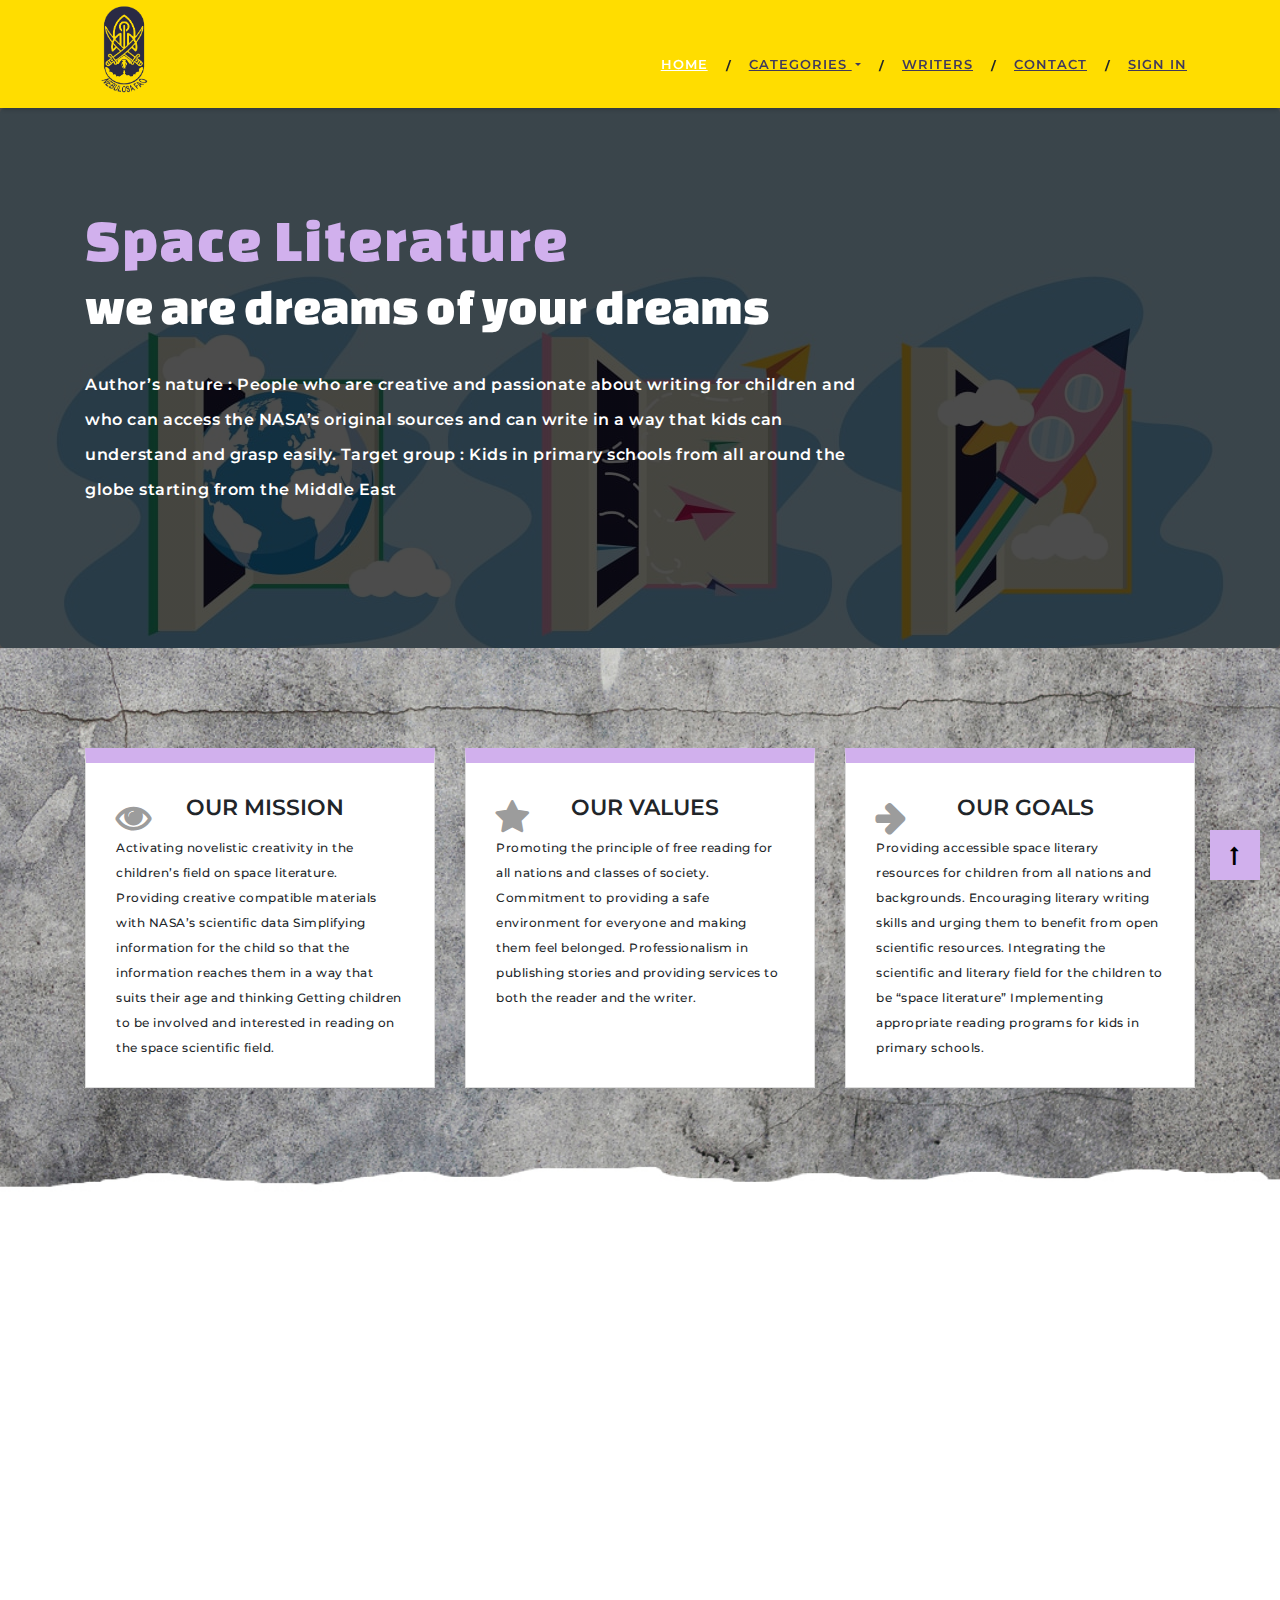
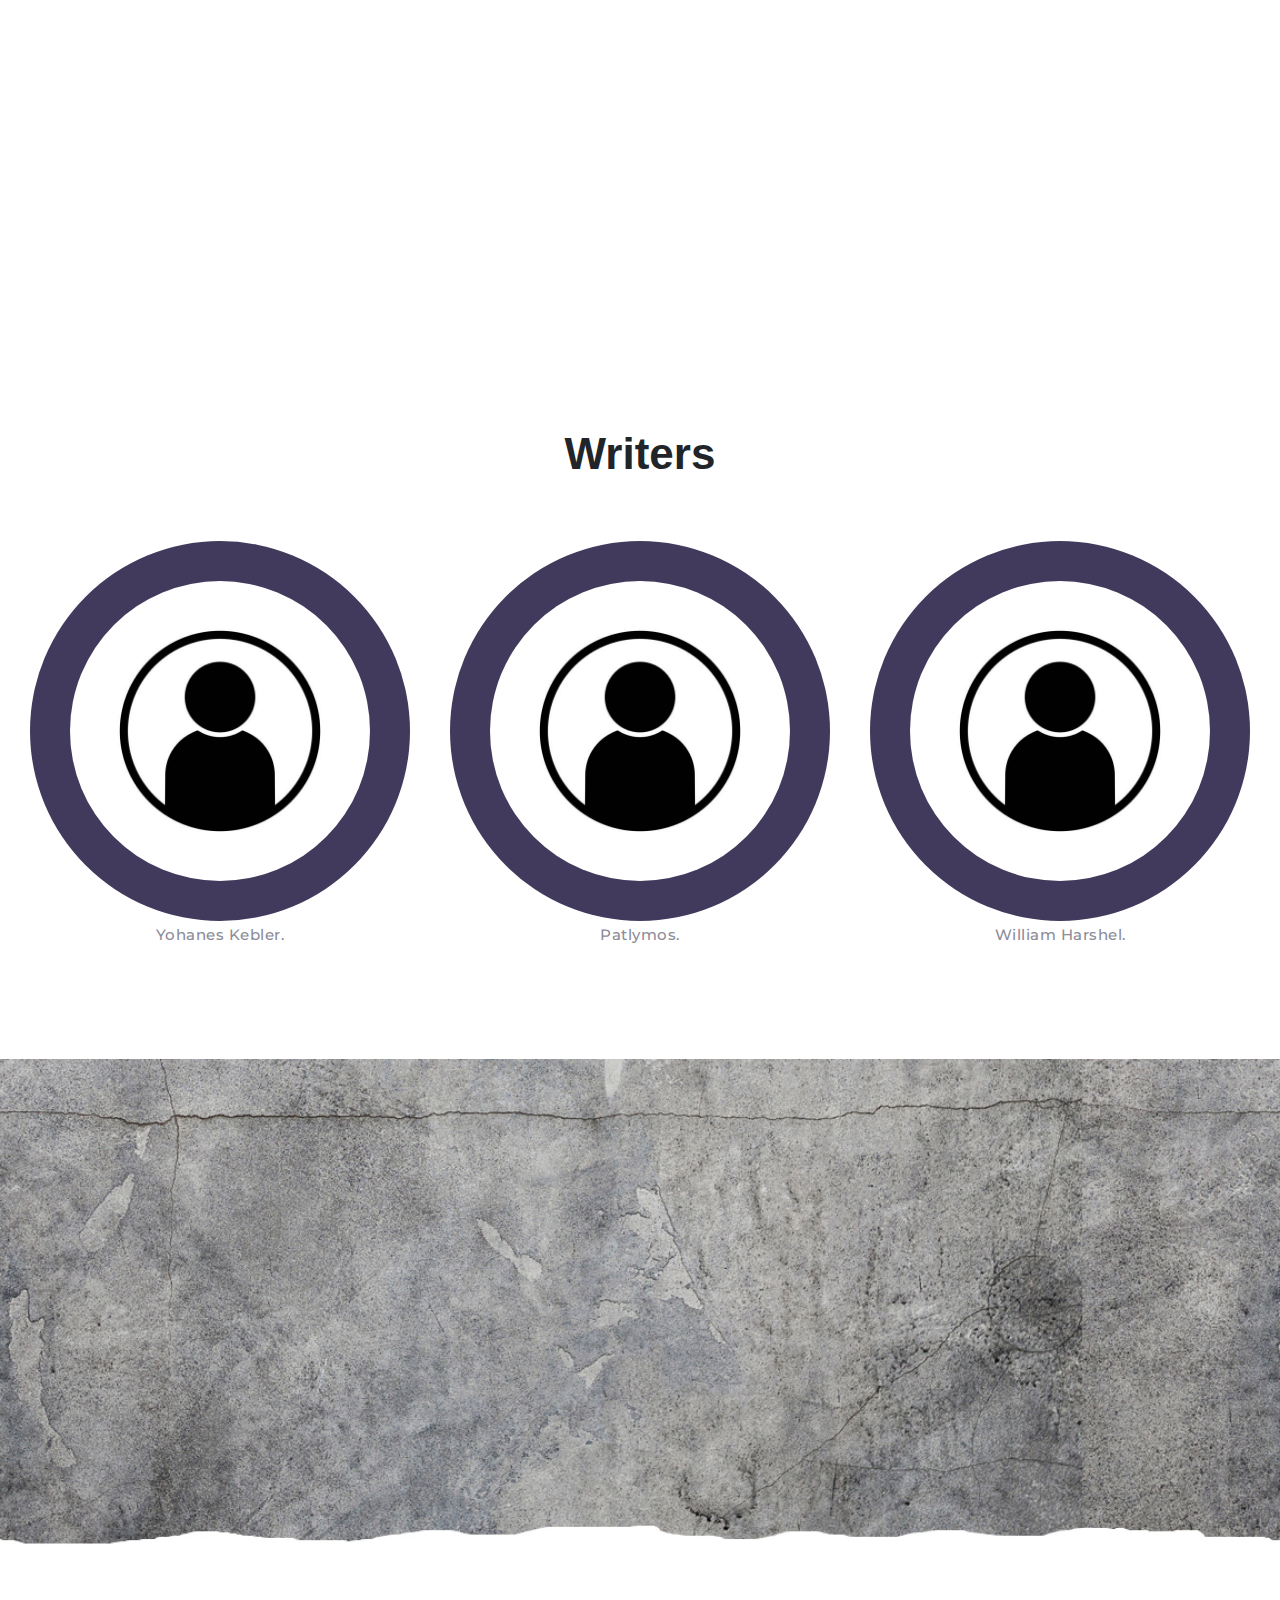
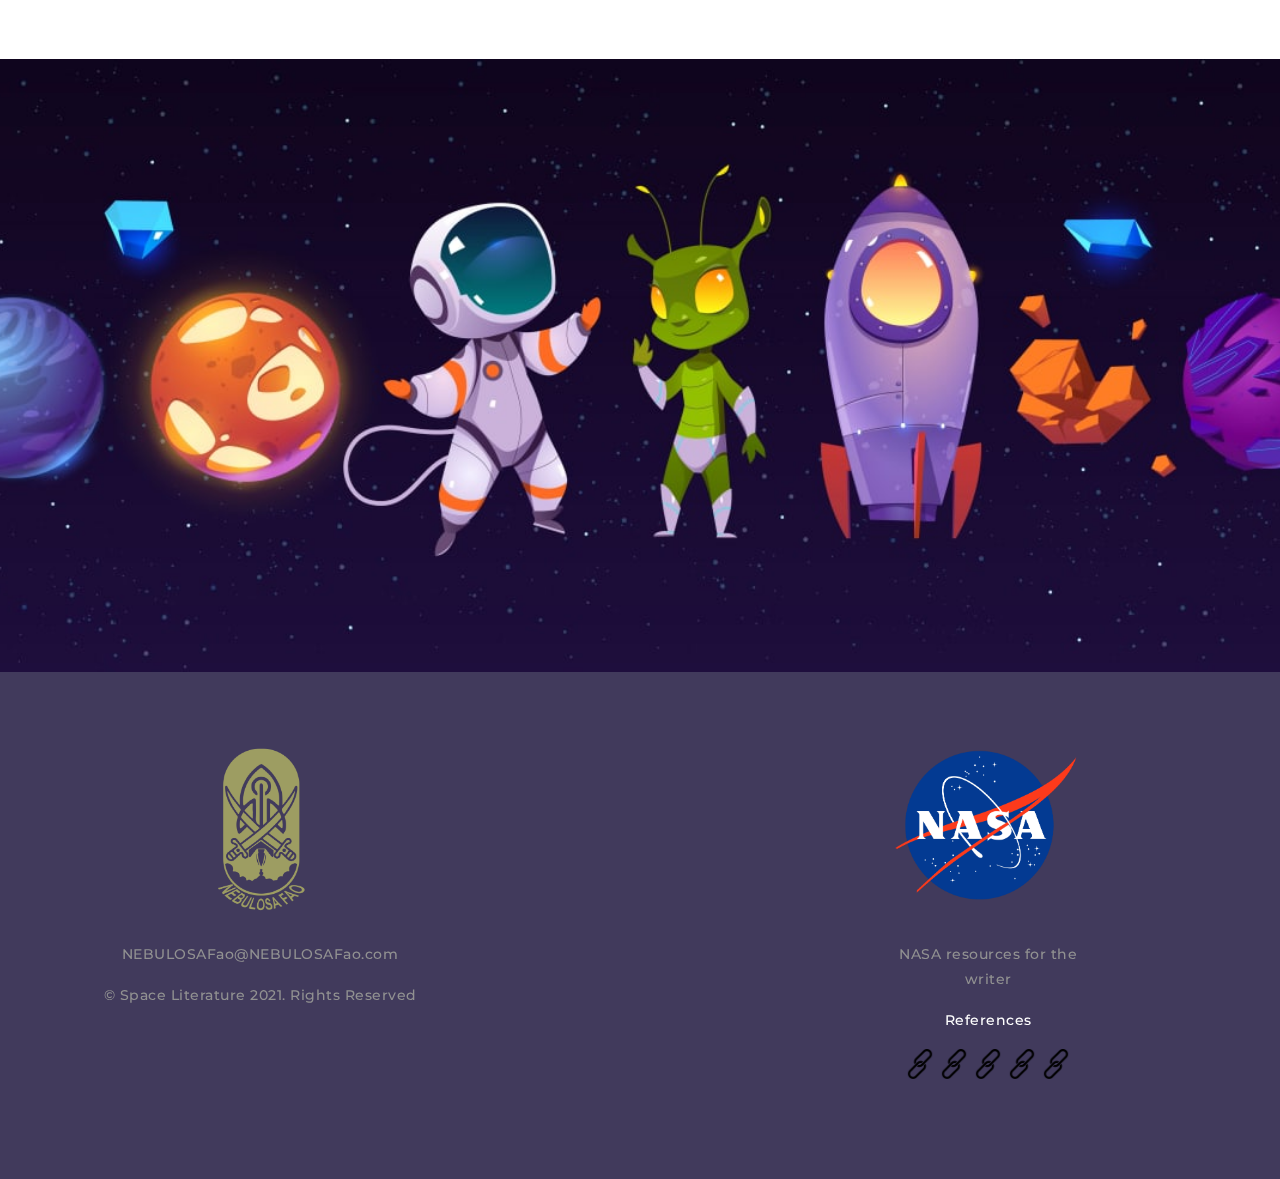
<file: index.html>
<!doctype html>
<html lang="en">

<head>
    <!-- Required meta tags -->
    <meta charset="utf-8">
    <meta name="viewport" content="width=device-width, initial-scale=1, shrink-to-fit=no">
    <meta name="description" content="">
    <meta name="author" content="">
    <title>construction-company-Website</title>
    <!-- Bootstrap CSS -->
    <link rel="stylesheet" href="https://maxcdn.bootstrapcdn.com/bootstrap/4.0.0/css/bootstrap.min.css"
        integrity="sha384-Gn5384xqQ1aoWXA+058RXPxPg6fy4IWvTNh0E263XmFcJlSAwiGgFAW/dAiS6JXm" crossorigin="anonymous">
    <link
        href="https://fonts.googleapis.com/css?family=Changa+One|Montserrat:100,100i,200,200i,300,300i,400,400i,500,600,700,800"
        rel="stylesheet">
    <link href="https://cdnjs.cloudflare.com/ajax/libs/font-awesome/4.7.0/css/font-awesome.css" rel="stylesheet">
    <link rel="stylesheet" href="http://cdnjs.cloudflare.com/ajax/libs/font-awesome/4.1.0/css/font-awesome.min.css" />
    <link rel="stylesheet" href="css/animate.css">
    <link rel="stylesheet" href="css/main.css">

</head>

<body>
    <header class="header bg">
        <div class="container text-white">
            <div class="row">
                <!-- <div class="col-sm-2 col-0 align-self-center box-1">
                </div>
                <div class="col-sm-10 col-12 align-self-center text-right">
                    <div class="social-icons">
                        <ul>
                            <li>email: info@info.com</li>
                            <li>Call Us Now : 123456789</li>
                        </ul>
                    </div>
                </div> -->
            </div>
            <!--/row-->
        </div>
        <!--container-->
    </header>
    <span class="position-absolute trigger">
        <!-- hidden trigger to apply 'stuck' styles -->
    </span>
    <!--Navbar blue-->
    <nav class="navbar navbar-expand-lg navbar-dark sticky-top teal" id="myHeader" style="padding-top: 23px;">
        <div class="container">

            <a class="navbar-brand" href="index.html"><img src="images/logo.png" alt="logo" height="100px"></a>
            <button class="navbar-toggler" type="button" data-toggle="collapse" data-target="#navbarSupportedContent"
                aria-controls="navbarSupportedContent" aria-expanded="false" aria-label="Toggle navigation">
                <span class="navbar-toggler-icon"></span>
            </button>
            <div class="collapse navbar-collapse" id="navbarSupportedContent">
                <ul class="navbar-nav ml-auto">
                    <li class="nav-item active">
                        <a class="nav-link" href="#">Home <span class="sr-only">(current)</span></a>
                    </li>
                    <li class="nav-item">
                        <span class="hidden" href="#">/</span>
                    </li>
                    <li class="nav-item">
                        <a class="nav-link dropdown-toggle" href="#" id="navbardrop" data-toggle="dropdown">
                            Categories
                        </a>
                        <div class="dropdown-menu" style=" position: absolute; left: 55%;">
                            <a class="nav-link" style="color: darkblue;" href="Stories.html">Educational stories</a>
                            <a class="nav-link" style="color: darkblue;" href="Stories.html">Historical stories</a>
                            <a class="nav-link" style="color: darkblue;" href="Stories.html">Guided stories</a>
                        </div>


                    </li>
                    <li class="nav-item">
                        <span class="hidden" href="#">/</span>
                    </li>
                    <li class="nav-item">
                        <a class="nav-link" href="#Writers">Writers </a>
                    </li>
                    <li class="nav-item">
                        <span class="hidden" href="#">/</span>
                    </li>
                    <li class="nav-item">
                        <a class="nav-link" href="#Contact">Contact</a>
                    </li>
                    <li class="nav-item">
                        <span class="hidden" href="#">/</span>
                    </li>
                    <li class="nav-item">
                        <a class="nav-link" href="RegestrationForm.html">Sign In</a>
                    </li>

                </ul>
            </div>
        </div>
        <!--/.container end-->
    </nav>
    <!--/.Navbar blue-->
    <!--Section-1-->
    <section class="section-1">
        <div class="jumbotron d-flex align-items-center">
            <div class="gradient"></div>
            <div class="container content">
                <h1>Space Literature</h1>
                <h2>we are dreams of your dreams</h2>
                <p id="Department">Author’s nature :

                    People who are creative and passionate about writing for children and who can access the NASA’s
                    original sources and can write in a way that kids can understand and grasp easily.

                    Target group :
                    Kids in primary schools from all around the globe starting from the Middle East </p>
                <!-- <p><a href="about.html" class="btn btn-success">Get Started</a><a href="about.html" class="btn btn-default">view our services</a></p> -->
            </div>
            <!--container-fluid end-->
        </div>
    </section>
    <!--Section-1-->
    <section class="services">
        <div class="container">
            <div class="row" data-aos="fade-up" data-aos-duration="500">

                <div class="col-lg-4 col-md-12 col-xs-12">
                    <div class="card" style="height: 340px;">
                        <div class="card-block block-1">
                            <h3 class="card-title">Our Mission</h3>
                        </div>
                        <p class="card-text">Activating novelistic creativity in the children’s field on space
                            literature.
                            Providing creative compatible materials with NASA’s scientific data
                            Simplifying information for the child so that the information reaches them in a way that
                            suits their age and thinking
                            Getting children to be involved and interested in reading on the space scientific field.
                        </p>
                    </div>
                </div>

                <div class="col-lg-4 col-md-12 col-xs-12">
                    <div class="card" style="height: 340px;">
                        <div class="card-block block-2">
                            <h3 class="card-title">Our Values</h3>
                        </div>
                        <p class="card-text">Promoting the principle of free reading for all nations and classes of
                            society.
                            Commitment to providing a safe environment for everyone and making them feel belonged.
                            Professionalism in publishing stories and providing services to both the reader and the
                            writer.</p>
                    </div>
                </div>

                <div class="col-lg-4 col-md-12 col-xs-12">
                    <div class="card" style="height: 340px;">
                        <div class="card-block block-3">
                            <h3 class="card-title">Our Goals</h3>
                        </div>
                        <p class="card-text">Providing accessible space literary resources for children from all nations
                            and backgrounds.
                            Encouraging literary writing skills and urging them to benefit from open scientific
                            resources.
                            Integrating the scientific and literary field for the children to be “space literature”
                            Implementing appropriate reading programs for kids in primary schools.</p>
                    </div>
                </div>

            </div>
        </div>
    </section>

    <!-- About Section -->
    <section class="about">
        <!-- Container -->
        <div class="container">
            <!-- Row -->
            <div class="row align-items-center" data-aos="fade-up" data-aos-duration="500">
                <div class="col-lg-5 col-md-12 left-side">
                    <!-- 1st col -->
                    <figure class="figure">
                        <img src="images/writer.jpg" class="figure-img img-fluid"
                            alt="A generic square placeholder image with rounded corners in a figure.">
                        <span class="box-1"></span>
                    </figure>
                </div>
                <div class="col-lg-7 col-md-12 right-side">
                    <div class="row">
                        <div class="col-md-12">
                            <h3>Nebulsa FAO project</h3>
                        </div>
                        <div class="col-md-12 about-middle">
                            <p id="Writers">

                                The Nebulsa FAO project is an electronic environment that brings together writers
                                interested in space literature for children (for the primary stage). This project is the
                                first to use space science information and its plot as a story to facilitate children in
                                understanding space discoveries and processes and related matters through specialists
                                and creators in their field. Children are considered A fortified corner of the human
                                future and their conscious creation is an international, civilized and Arab requirement
                            </p>
                        </div>
                        <!-- <div class="col-md-12">
                            <a href="#" class="btn btn-warning">previous  project</a>
                            <a href="#" class="btn btn-warning">Next project</a>
                        </div> -->
                    </div>
                </div>
            </div>
            <!-- Row End-->
        </div>
        <!-- Container End -->
    </section>
    <div class="container">
    </div>
    <!-- About-Section End-->
    <!-- <section class="section-2">
        <div class="container">
            <div class="row" data-aos="fade-up" data-aos-duration="500">
                <div class="col-lg-7 col-md-12">
                    <div id="accordion" class="accordion">
                        <div class="card">
                            <div class="card-header" data-toggle="collapse" href="#collapseOne">
                                <a class="card-title">
                                    Building Reconstructions and Touchups
                                </a>
                            </div>
                            <div id="collapseOne" class="card-body collapse show" data-parent="#accordion">
                                <p>Lorem Ipsum is simply dummy text of the printing and typesetting industry. Lorem Ipsum has been the industry's standard Lorem Ipsum is simply dummy text of the printing and typesetting industry. Lorem Ipsum has been the industry's standard dummy text ever since the 1500s, when an unknown printer took a </p>
                                <p>galley of type and. orem Ipsum is simply dummy text of the printing and typesetting industry. Lorem Ipsum has been the industry's standard dummy text ever since the 1500s, when an unknown printer took a galley of type and...text ever since the 1500s, when an unknown printer took a galley of type and...</p>
                            </div>
                            <div class="card-header collapsed" data-toggle="collapse" data-parent="#accordion" href="#collapseTwo">
                                <a class="card-title">
                                    Advanced Architecture Designing
                                </a>
                            </div>
                            <div id="collapseTwo" class="card-body collapse" data-parent="#accordion">
                                <p>Lorem Ipsum is simply dummy text of the printing and typesetting industry. Lorem Ipsum has been the industry's standard Lorem Ipsum is simply dummy text of the printing and typesetting industry. Lorem Ipsum has been the industry's standard dummy text ever since the 1500s, when an unknown printer took a </p>
                                <p>galley of type and. orem Ipsum is simply dummy text of the printing and typesetting industry. Lorem Ipsum has been the industry's standard dummy text ever since the 1500s, when an unknown printer took a galley of type and...text ever since the 1500s, when an unknown printer took a galley of type and...</p>
                            </div>
                            <div class="card-header collapsed" data-toggle="collapse" data-parent="#accordion" href="#collapseThree">
                                <a class="card-title">
                                    Skycrapper Building and Planning
                                </a>
                            </div>
                            <div id="collapseThree" class="collapse" data-parent="#accordion">
                                <div class="card-body">
                                    <p>Lorem Ipsum is simply dummy text of the printing and typesetting industry. Lorem Ipsum has been the industry's standard Lorem Ipsum is simply dummy text of the printing and typesetting industry. Lorem Ipsum has been the industry's standard dummy text ever since the 1500s, when an unknown printer took a </p>
                                    <p>galley of type and. orem Ipsum is simply dummy text of the printing and typesetting industry. Lorem Ipsum has been the industry's standard dummy text ever since the 1500s, when an unknown printer took a galley of type and...text ever since the 1500s, when an unknown printer took a galley of type and...</p>
                                </div>
                            </div>
                        </div>
                    </div>
                </div>
                <div class="col-lg-5 col-md-12" >
                    <figure class="figure">
                        <img  src="images/wr2.jpg" class="figure-img img-fluid" alt="A generic square placeholder image with rounded corners in a figure.">
                    </figure>
                </div>
            </div>
        </div>
    </section> -->


    <div id="section-2">
        <p id="heading"></p>
        <h3>Writers</h3>
        <p id="title"></p>
        <div id="items" style="display: flex; justify-content: center;">
            <div class="item">
                <div>
                    <div class="icon"><img class="icon-img" src="images/person.jpg" /></div>
                </div>
                <h3></h3>
                <p>Yohanes Kebler.</p>
            </div>
            <div class="item">
                <div>
                    <div class="icon"><img class="icon-img" src="images/person.jpg" /></div>
                </div>
                <h3></h3>
                <p>Patlymos.</p>
            </div>
            <div class="item">
                <div>
                    <div class="icon"><img class="icon-img" src="images/person.jpg" /></div>
                </div>
                <h3></h3>
                <p>William Harshel.</p>
            </div>
        </div>
    </div>


    <section class="services">
        <div class="container">
            <div class="row" data-aos="fade-up" data-aos-duration="500">

                <div class="col-lg-4 col-md-12 col-xs-12" style="height: 300px;">
                    <div class="card" style="height: 200px;">
                        <div class="card-block">
                            <h3>Number of stories</h3>
                        </div>
                        <h2 class="text-center">65</h2>
                    </div>
                </div>

                <div class="col-lg-4 col-md-12 col-xs-12" style="height: 300px;">
                    <div class="card" style="height: 200px;">
                        <div class="card-block">
                            <h3 class="card-title">Number of authors</h3>
                        </div>
                        <h2 class="text-center">65</h2>
                    </div>
                </div>

                <div class="col-lg-4 col-md-12 col-xs-12" style="height: 300px;">
                    <div class="card" style="height: 200px;">
                        <div class="card-block">
                            <h3 class="card-title">Number of favorite stories</h3>
                        </div>
                        <h2 class="text-center">65</h2>
                    </div>
                </div>

            </div>
        </div>
    </section>


    <!-- Section-Section End-->
    <!-- Support section Start -->
    <section class="support" id="Contact">
        <div class="container">
            <div class="row" data-aos="fade-up" data-aos-duration="300">
                <div class="col-sm-12">
                    <div class="heading">
                        <h2 class="text-white">Contact with Space Literature</h2>
                        <h3 class="text-white">just get back to us...</h3>
                    </div>
                </div>

                <div class="container">
                    <div class="row" data-aos="fade-up" data-aos-duration="500">
                        <div class="col-xl-9 col-lg-12 col-12">
                            <form>
                                <div class="form-group row">
                                    <div class="col-sm-4 col-12">
                                        <input type="text" class="form-control" placeholder="Your Name" required>
                                    </div>
                                    <div class="col-sm-4 col-12">
                                        <input type="text" class="form-control" placeholder="Your Email" required>
                                    </div>
                                    <div class="col-sm-4 col-12">
                                        <input type="number" class="form-control" placeholder="Your Phone no." required>
                                    </div>
                                </div>
                                <!-- <div class="form-group row">
                                    <div class="col-sm-8 col-12">
                                        <select required>
                                          <option value="none">What in you mind? </option>
                                          <option value="web design">Web Design</option>
                                          <option value="psd to html">Psd to html</option>
                                          <option value="web hosting">Web hosting</option>
                                          <option value="website template">website template</option>
                                          <option value="" selected disabled hidden>What Type of Service your are looking for?</option>
                                        </select>
                                    </div>
                                    <div class="col-sm-4 col-12">
                                        <input type="text" class="form-control" placeholder="Your Website" required>
                                    </div>
                                </div> -->
                                <div class="form-group row">
                                    <div class="col-sm-12">
                                        <textarea type="text" class="form-control" placeholder="Your Detailed message"
                                            rows="6" required></textarea>
                                    </div>
                                </div>
                                <button type="submit" class="btn btn-primary">lets get started</button>
                            </form>
                        </div>
                    </div>
                </div>
            </div>
        </div>
    </section>
    <footer class="page-footer">

        <!-- Footer Links -->
        <div class="container text-center text-md-left">

            <!-- Grid row -->
            <div class="row">

                <!-- Grid column -->
                <div class="col-lg-4 col-md-12 mx-auto text-center">
                    <img src="images/w.png"
                        style="filter: invert(39%) sepia(13%) saturate(3277%) hue-rotate(0) brightness(295%) contrast(23%);"
                        height="200px" alt="footer">
                    <!-- Content -->
                    <p>NEBULOSAFao@NEBULOSAFao.com</p>
                    <p>© Space Literature 2021. Rights Reserved </p>

                </div>
                <!-- Grid column -->
                <div class="col-lg-8 col-md-12">
                    <div class="row">
                        <!-- Grid column -->

                        <div class="col-md-2 mx-auto">


                        </div>
                        <div class="col-md-4 mx-auto text-center">

                            <a href="https://www.nasa.gov/">
                                <img src="images/NASA_logo.svg.png" style="border-radius: 10%;" height="200px" alt="">
                            </a>

                            <p>NASA resources for the writer</p>
                            <p class="text-white">References</p>

                            
                                <a style="color: cadetblue;" class="link"
                                    href="https://solarsystem.nasa.gov/planets/overview/"><img src="images/link.png" height="60px" alt=""></a>
                            <a style="color: cadetblue;"
                                href="https://www.nasa.gov/centers/hq/home/index.html"><img src="images/link.png" height="60px" alt=""></a>
                            <a style="color: cadetblue;"
                                href="https://www.nasa.gov/careers/working-with-nasa"><img src="images/link.png" height="60px" alt=""></a>
                            <a style="color: cadetblue;" href="https://www.loc.gov/"><img src="images/link.png" height="60px" alt=""></a>
                            <a style="color: cadetblue;" href="https://www.nasa.gov/stem"><img src="images/link.png" height="60px" alt=""></a>
                        </div>
                    </div>
                </div>

            </div>
            <!-- Grid row -->

        </div>
        <!-- Footer Links -->

    </footer>
    <!-- Footer -->

    <!-- Return to Top -->
    <a href="javascript:" id="return-to-top"><i class="fa fa-long-arrow-up" aria-hidden="true"></i></a>

    <!-- jQuery first, then Popper.js, then Bootstrap JS -->
    <script src="https://ajax.googleapis.com/ajax/libs/jquery/3.3.1/jquery.min.js"></script>
    <script src="http://code.jquery.com/jquery-1.9.1.min.js"
        integrity="sha256-wS9gmOZBqsqWxgIVgA8Y9WcQOa7PgSIX+rPA0VL2rbQ=" crossorigin="anonymous"></script>
    <script src="https://cdnjs.cloudflare.com/ajax/libs/popper.js/1.12.9/umd/popper.min.js"
        integrity="sha384-ApNbgh9B+Y1QKtv3Rn7W3mgPxhU9K/ScQsAP7hUibX39j7fakFPskvXusvfa0b4Q"
        crossorigin="anonymous"></script>
    <script src="https://maxcdn.bootstrapcdn.com/bootstrap/4.0.0/js/bootstrap.min.js"
        integrity="sha384-JZR6Spejh4U02d8jOt6vLEHfe/JQGiRRSQQxSfFWpi1MquVdAyjUar5+76PVCmYl"
        crossorigin="anonymous"></script>
    <!-- Custom JavaScript -->
    <script src="js/animate.js"></script>
    <script src="js/custom.js"></script>
    <script>
        (function () {
            'use strict'

            if (navigator.userAgent.match(/IEMobile\/10\.0/)) {
                var msViewportStyle = document.createElement('style')
                msViewportStyle.appendChild(
                    document.createTextNode(
                        '@-ms-viewport{width:auto!important}'
                    )
                )
                document.head.appendChild(msViewportStyle)
            }

        }())
    </script>
</body>

</html>
</file>
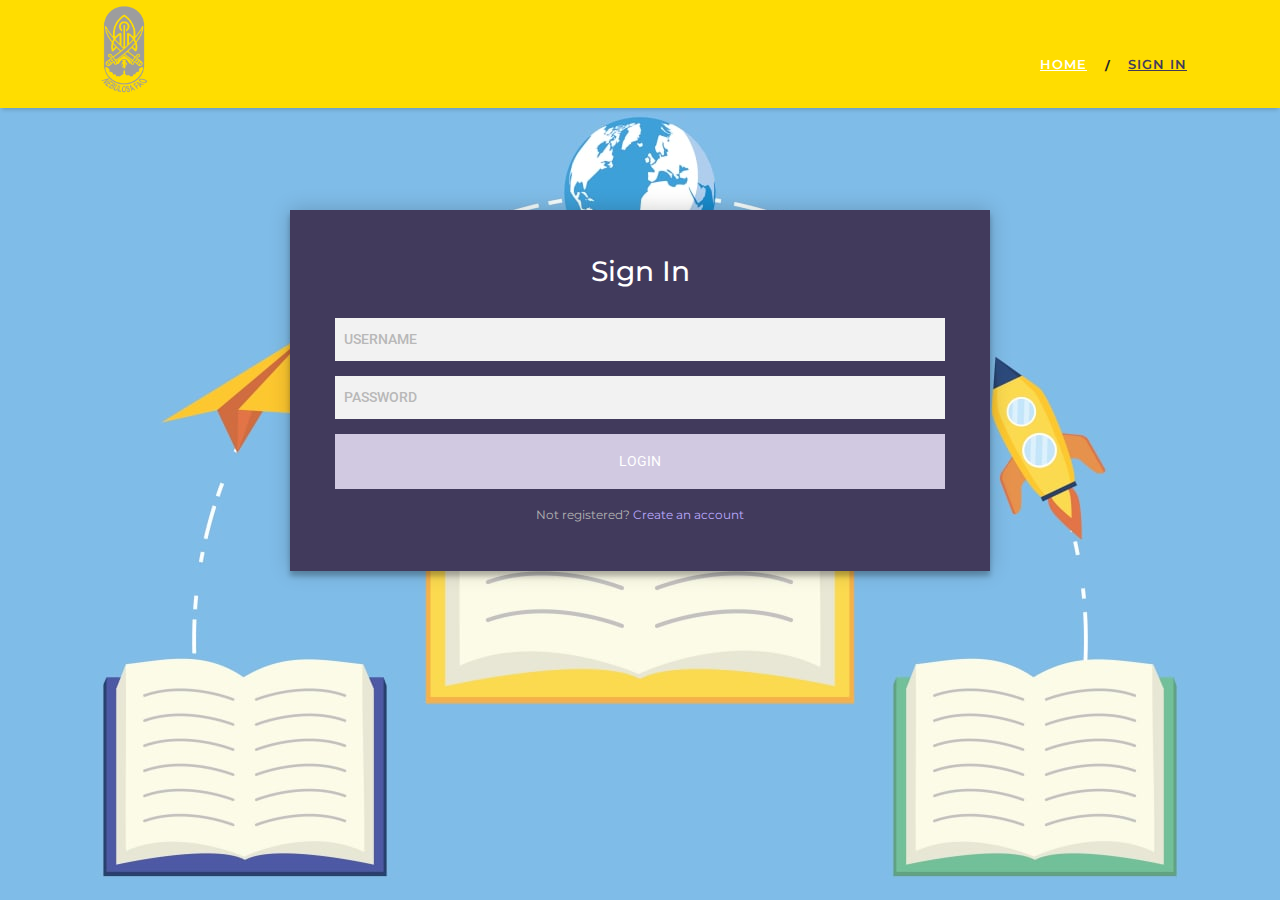
<file: RegestrationForm.html>
<!DOCTYPE html>
<html lang="en">
<head>
    <meta charset="UTF-8">
    <meta http-equiv="X-UA-Compatible" content="IE=edge">
    <meta name="viewport" content="width=device-width, initial-scale=1.0">
    <title>Sign In</title>
    <link rel="stylesheet" href="css/login.css">

    <link rel="stylesheet" href="https://maxcdn.bootstrapcdn.com/bootstrap/4.0.0/css/bootstrap.min.css" integrity="sha384-Gn5384xqQ1aoWXA+058RXPxPg6fy4IWvTNh0E263XmFcJlSAwiGgFAW/dAiS6JXm" crossorigin="anonymous">
    <link href="https://fonts.googleapis.com/css?family=Changa+One|Montserrat:100,100i,200,200i,300,300i,400,400i,500,600,700,800" rel="stylesheet">
    <link href="https://cdnjs.cloudflare.com/ajax/libs/font-awesome/4.7.0/css/font-awesome.css" rel="stylesheet">
    <link rel="stylesheet" href="http://cdnjs.cloudflare.com/ajax/libs/font-awesome/4.1.0/css/font-awesome.min.css" />
    <link rel="stylesheet" href="css/animate.css">
    <link rel="stylesheet" href="css/main.css">

</head>
<body>
    <header class="header bg">
        <div class="container text-white">
            <div class="row">
                <!-- <div class="col-sm-2 col-0 align-self-center box-1">
                </div>
                <div class="col-sm-10 col-12 align-self-center text-right">
                    <div class="social-icons">
                        <ul>
                            <li>email: info@info.com</li>
                            <li>Call Us Now : 123456789</li>
                        </ul>
                    </div>
                </div> -->
            </div>
            <!--/row-->
        </div>
        <!--container-->
    </header>
    <span class="position-absolute trigger"><!-- hidden trigger to apply 'stuck' styles --></span>
    <!--Navbar blue-->
    <nav class="navbar navbar-expand-lg navbar-dark sticky-top teal" id="myHeader" style="padding-top: 23px;">
        <div class="container">
        
        <a class="navbar-brand" href="index.html"><img style="filter: invert(39%) sepia(13%) saturate(3277%) hue-rotate(0) brightness(295%) contrast(23%);" src="images/logo.png" alt="logo" height="100px"></a>
            <button class="navbar-toggler" type="button" data-toggle="collapse" data-target="#navbarSupportedContent" aria-controls="navbarSupportedContent" aria-expanded="false" aria-label="Toggle navigation">
                    <span class="navbar-toggler-icon"></span>
                </button>
            <div class="collapse navbar-collapse" id="navbarSupportedContent">
                <ul class="navbar-nav ml-auto">
                    <li class="nav-item active">
                        <a class="nav-link" href="index.html">Home <span class="sr-only">(current)</span></a>
                    </li>
                    <li class="nav-item">
                        <span class="hidden" href="#">/</span>
                    </li>
                    <li class="nav-item">
                        <a class="nav-link" href="RegestrationForm.html">Sign In</a>
                    </li>
                   
                </ul>
            </div>
        </div>
        <!--/.container end-->
    </nav>
<div class="login-page">
    <div class="form">
        <form class="register-form">
            <h3 class="text-white">Register</h3>
            <span>
                <div class="row" style="display: flex; justify-content: space-around;">
                    <div>
                        <button class="userSelect">User</button> 
                    </div>
                    <div>
                        <button class="userSelect">Writer</button>
                    </div>
                </div>
            </span>
            <br>
            <input type="text" placeholder="Name" />
            <input class="hide" type="number" placeholder="Age" />
            <input class="hide" type="text" placeholder="Qualification" />
            <input class="hide" type="text" placeholder="ُExperience" />
            <input class="hide" type="text" placeholder="Identification Number" />
            <input class="hide" type="file" placeholder="File" />
            <input type="password" placeholder="password" />
            <button> create</button>
            <p class="message">Already registered? <a href="#">Sign In</a></p>
        </form>
        <form class="login-form">
            <h3 class="text-white">Sign In</h3>
            <br>
            <input type="text" placeholder="Username" />
            <input type="password" placeholder="password" />
            <button>login</button>
            <p class="message">Not registered? <a href="#">Create an account</a></p>
        </form>
    </div>

    <script src="js/login.js"></script>
</div>
</body>
</html>
</file>
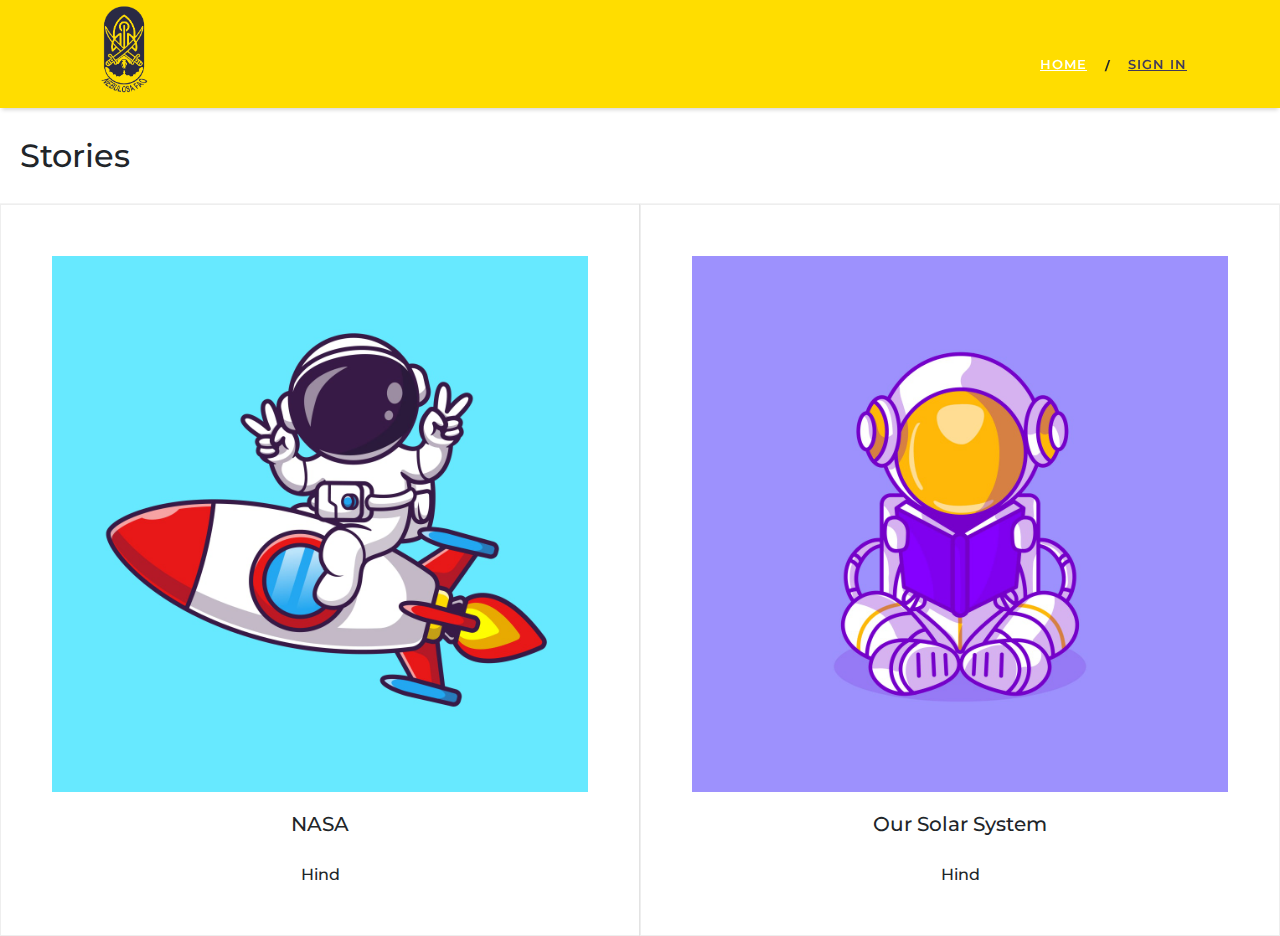
<file: Stories.html>
<!DOCTYPE html>
<html lang="en">

<head>
    <meta charset="UTF-8">
    <meta http-equiv="X-UA-Compatible" content="IE=edge">
    <meta name="viewport" content="width=device-width, initial-scale=1.0">
    <title>Sign In</title>
    <link rel="stylesheet" href="css/stories.css">

    <link rel="stylesheet" href="https://maxcdn.bootstrapcdn.com/bootstrap/4.0.0/css/bootstrap.min.css"
        integrity="sha384-Gn5384xqQ1aoWXA+058RXPxPg6fy4IWvTNh0E263XmFcJlSAwiGgFAW/dAiS6JXm" crossorigin="anonymous">
    <link
        href="https://fonts.googleapis.com/css?family=Changa+One|Montserrat:100,100i,200,200i,300,300i,400,400i,500,600,700,800"
        rel="stylesheet">
    <link href="https://cdnjs.cloudflare.com/ajax/libs/font-awesome/4.7.0/css/font-awesome.css" rel="stylesheet">
    <link rel="stylesheet" href="http://cdnjs.cloudflare.com/ajax/libs/font-awesome/4.1.0/css/font-awesome.min.css" />
    <link rel="stylesheet" href="css/animate.css">
    <link rel="stylesheet" href="css/main.css">

</head>

<body>
    <header class="header bg">
        <div class="container text-white">
            <div class="row">
                <!-- <div class="col-sm-2 col-0 align-self-center box-1">
                </div>
                <div class="col-sm-10 col-12 align-self-center text-right">
                    <div class="social-icons">
                        <ul>
                            <li>email: info@info.com</li>
                            <li>Call Us Now : 123456789</li>
                        </ul>
                    </div>
                </div> -->
            </div>
            <!--/row-->
        </div>
        <!--container-->
    </header>
    <span class="position-absolute trigger"><!-- hidden trigger to apply 'stuck' styles --></span>
    <!--Navbar blue-->
    <nav class="navbar navbar-expand-lg navbar-dark sticky-top teal" id="myHeader" style="padding-top: 23px;">
        <div class="container">
        
        <a class="navbar-brand" href="index.html"><img src="images/logo.png" alt="logo" height="100px"></a>
            <button class="navbar-toggler" type="button" data-toggle="collapse" data-target="#navbarSupportedContent" aria-controls="navbarSupportedContent" aria-expanded="false" aria-label="Toggle navigation">
                    <span class="navbar-toggler-icon"></span>
                </button>
            <div class="collapse navbar-collapse" id="navbarSupportedContent">
                <ul class="navbar-nav ml-auto">
                    <li class="nav-item active">
                        <a class="nav-link" href="index.html">Home <span class="sr-only">(current)</span></a>
                    </li>
                    <li class="nav-item">
                        <span class="hidden" href="#">/</span>
                    </li>
                    <!-- <li class="nav-item">
                          <a class="nav-link dropdown-toggle" href="#" id="navbardrop" data-toggle="dropdown">
                            Categories
                          </a>
                          <div class="dropdown-menu" style=" position: initial;">
                            <a class="nav-link" style="color: darkblue;" href="Stories.html">Stroies 1</a>
                            <a class="nav-link" style="color: darkblue;" href="Stories.html">Stroies 2</a>
                          </div>


                    </li> -->
                    <!-- <li class="nav-item">
                        <span class="hidden" href="#">/</span>
                    </li> -->
                    <li class="nav-item">
                        <a class="nav-link" href="RegestrationForm.html">Sign In</a>
                    </li>
                   
                </ul>
            </div>
        </div>
        <!--/.container end-->
    </nav>


    <main>
    


        <div>
            <br>
            <h2 class="section-title"  style="padding-left: 20px;">Stories</h2>
            <br>
        </div>

        <section class="products">
            <div class="product-card" onclick="openDetails('images/about.jpg', 'NASA')">
                <div class="product-image">
                    <img src="images/xx.jpg"
                        class="image-of-product">
                </div>
                <div class="product-info">
                    <h5>NASA </h5>
                    <br>
                    <h6>Hind</h6>
                </div>
            </div>

            <div class="product-card" onclick="openDetails2('images/about.jpg', 'Our Solar System')">
                <div class="product-image">
                    <img src="images/story2.jpg"
                        class="image-of-product">
                </div>
                <div class="product-info">
                    <h5>Our Solar System </h5>
                    <br>
                    <h6>Hind</h6>
               
                </div>
            </div>

        </section>


    </main>

    <script src="./js/stories.js"></script>
</body>

</html>
</file>
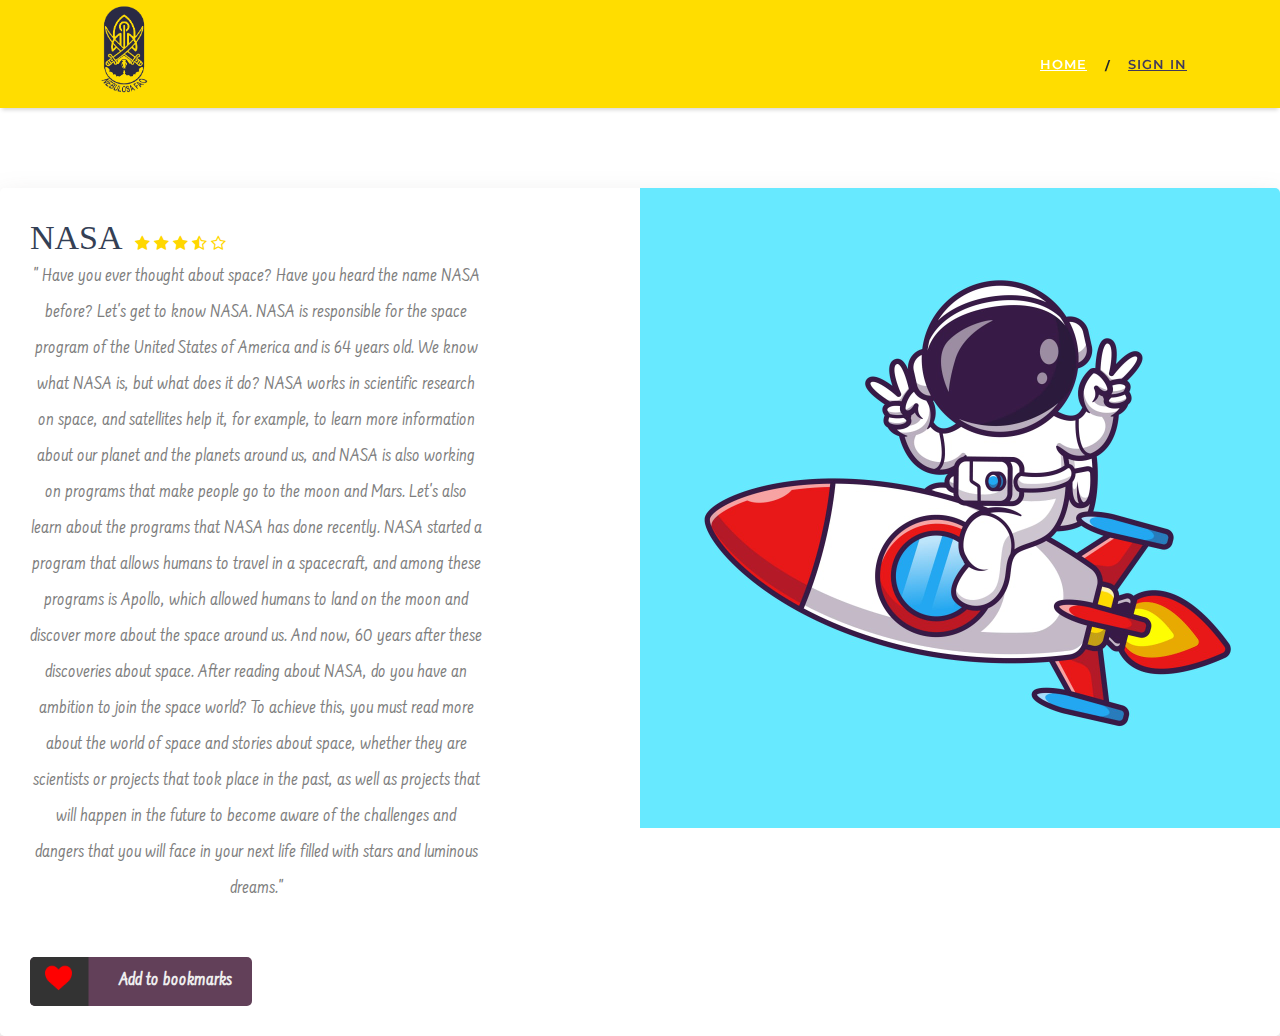
<file: StoryDetails.html>
<!DOCTYPE html>
<html lang="en">

<head>
    <meta charset="UTF-8">
    <meta http-equiv="X-UA-Compatible" content="IE=edge">
    <meta name="viewport" content="width=device-width, initial-scale=1.0">
    <title>Sign In</title>
    <link rel="stylesheet" href="css/stories.css">

    <link rel="stylesheet" href="https://maxcdn.bootstrapcdn.com/bootstrap/4.0.0/css/bootstrap.min.css"
        integrity="sha384-Gn5384xqQ1aoWXA+058RXPxPg6fy4IWvTNh0E263XmFcJlSAwiGgFAW/dAiS6JXm" crossorigin="anonymous">
    <link
        href="https://fonts.googleapis.com/css?family=Changa+One|Montserrat:100,100i,200,200i,300,300i,400,400i,500,600,700,800"
        rel="stylesheet">
    <link href="https://cdnjs.cloudflare.com/ajax/libs/font-awesome/4.7.0/css/font-awesome.css" rel="stylesheet">
    <link rel="stylesheet" href="http://cdnjs.cloudflare.com/ajax/libs/font-awesome/4.1.0/css/font-awesome.min.css" />
    <link rel="stylesheet" href="css/animate.css">
    <link rel="stylesheet" href="css/main.css">
    <link rel="stylesheet" href="css/details.css">

</head>

<body>
    <header class="header bg">
        <div class="container text-white">
            <div class="row">
                <!-- <div class="col-sm-2 col-0 align-self-center box-1">
                </div>
                <div class="col-sm-10 col-12 align-self-center text-right">
                    <div class="social-icons">
                        <ul>
                            <li>email: info@info.com</li>
                            <li>Call Us Now : 123456789</li>
                        </ul>
                    </div>
                </div> -->
            </div>
            <!--/row-->
        </div>
        <!--container-->
    </header>
    <span class="position-absolute trigger"><!-- hidden trigger to apply 'stuck' styles --></span>
    <!--Navbar blue-->
    <nav class="navbar navbar-expand-lg navbar-dark sticky-top teal" id="myHeader" style="padding-top: 23px;">
        <div class="container">
        
        <a class="navbar-brand" href="index.html"><img src="images/logo.png" alt="logo" height="100px"></a>
            <button class="navbar-toggler" type="button" data-toggle="collapse" data-target="#navbarSupportedContent" aria-controls="navbarSupportedContent" aria-expanded="false" aria-label="Toggle navigation">
                    <span class="navbar-toggler-icon"></span>
                </button>
            <div class="collapse navbar-collapse" id="navbarSupportedContent">
                <ul class="navbar-nav ml-auto">
                    <li class="nav-item active">
                        <a class="nav-link" href="index.html">Home <span class="sr-only">(current)</span></a>
                    </li>
                    <li class="nav-item">
                        <span class="hidden" href="#">/</span>
                    </li>
            
                    <li class="nav-item">
                        <a class="nav-link" href="RegestrationForm.html">Sign In</a>
                    </li>
                   
                </ul>
            </div>
        </div>
        <!--/.container end-->
    </nav>


    <main>
      


    

        <section>


            <div id="container">
                <div class="product-details">
                    <h1 id="productTitle">NASA</h1>
                    <span class="hint-star star">
                        <i class="fa fa-star" aria-hidden="true"></i>
                        <i class="fa fa-star" aria-hidden="true"></i>
                        <i class="fa fa-star" aria-hidden="true"></i>
                        <i class="fa fa-star-half-o" aria-hidden="true"></i>
                        <i class="fa fa-star-o" aria-hidden="true"></i>
                    </span>
                    <p class="information">" Have you ever thought about space? Have you heard the name NASA before? Let's get to know NASA. NASA is responsible for the space program of the United States of America and is 64 years old. We know what NASA is, but what does it do? NASA works in scientific research on space, and satellites help it, for example, to learn more information about our planet and the planets around us, and NASA is also working on programs that make people go to the moon and Mars. Let's also learn about the programs that NASA has done recently. NASA started a program that allows humans to travel in a spacecraft, and among these programs is Apollo, which allowed humans to land on the moon and discover more about the space around us. And now, 60 years after these discoveries about space. After reading about NASA, do you have an ambition to join the space world? To achieve this, you must read more about the world of space and stories about space, whether they are scientists or projects that took place in the past, as well as projects that will happen in the future to become aware of the challenges and dangers that you will face in your next life filled with stars and luminous dreams."</p>

                    <div class="control" style="margin-top: 50px;">
                        <button class="btn">
                            <span class="price"><img src="images/heart.png" style="height: 30px; width: 30px; margin-top: -5px;"/></span>
                            <span class="shopping-cart"><img src="images/heart.png" style="height: 30px; width: 30px; margin-top: -5px;"/></span>
                            <span class="buy">Add to bookmarks</span>
                        </button>
                    </div>

            </div>
            <div class="product-image">
                <img id="productImage" src="images/xx.jpg" alt="product image">
                <!-- <div class="info">
                    <h2>The Description</h2>
                    <ul>
                        <li><strong>Brand: </strong>Shoes</li>
                        <li><strong>Price: </strong>99RS</li>
                        <li><strong>Type: </strong>Soft</li>
                    </ul>
                </div> -->
            </div>
            </div>





        </section>

       
    </main>

    <script src="./js/stories.js"></script>
</body>

</html>
</file>
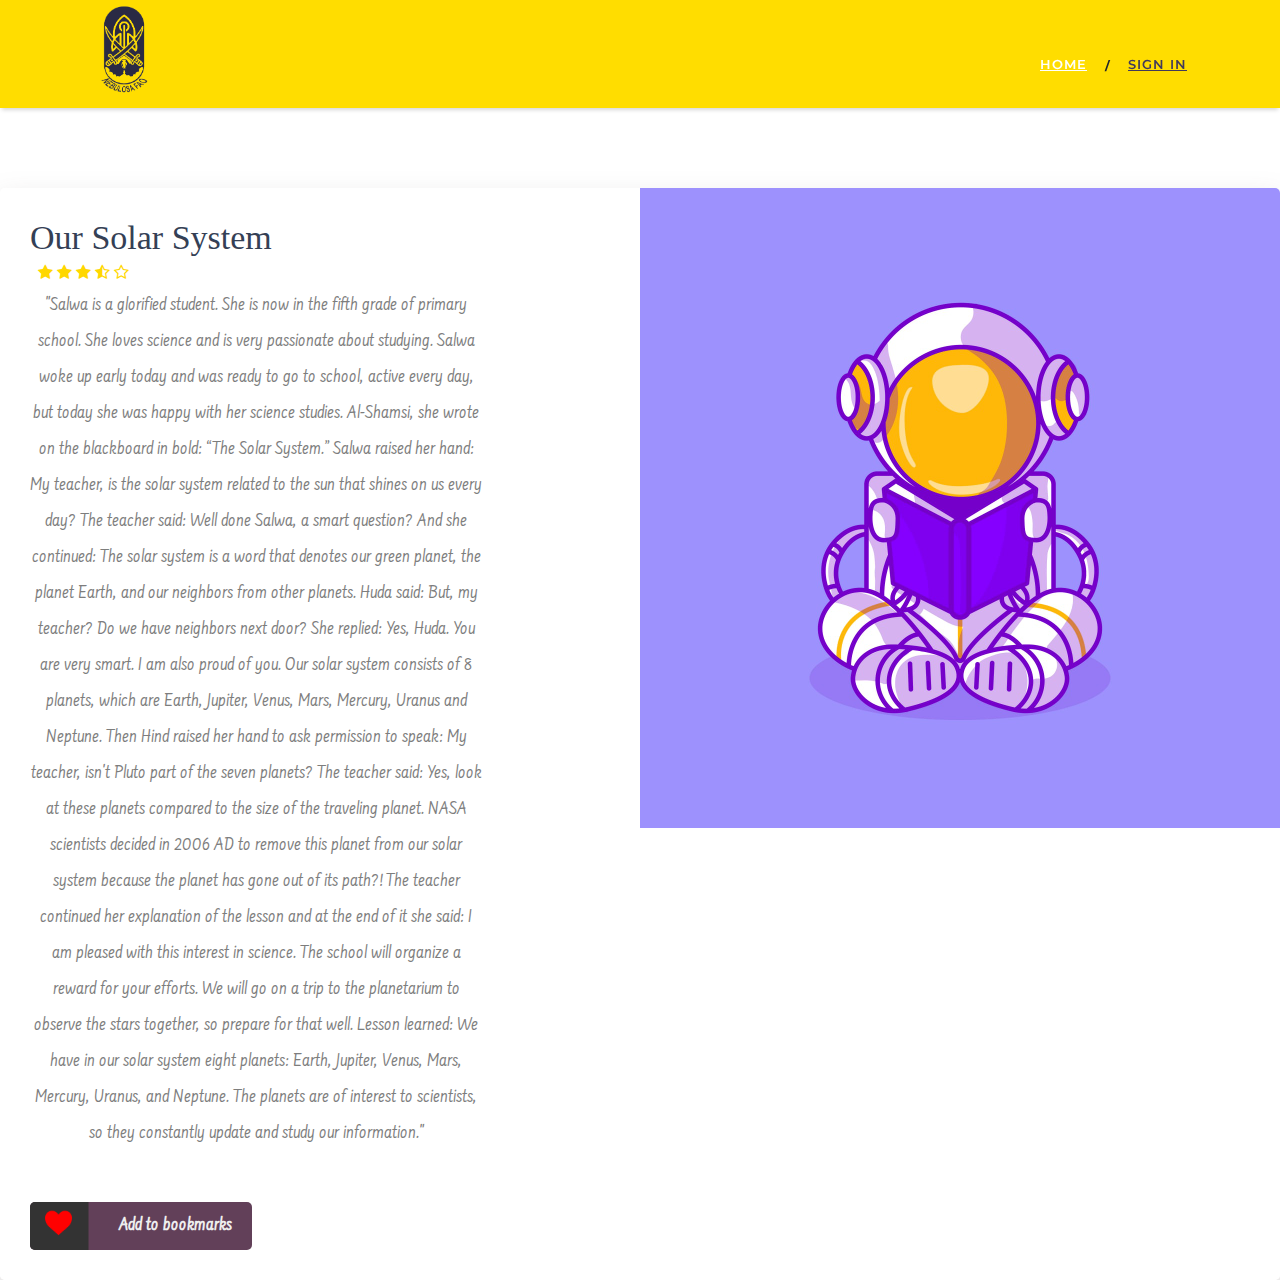
<file: StoryDetails2.html>
<!DOCTYPE html>
<html lang="en">

<head>
    <meta charset="UTF-8">
    <meta http-equiv="X-UA-Compatible" content="IE=edge">
    <meta name="viewport" content="width=device-width, initial-scale=1.0">
    <title>Sign In</title>
    <link rel="stylesheet" href="css/stories.css">

    <link rel="stylesheet" href="https://maxcdn.bootstrapcdn.com/bootstrap/4.0.0/css/bootstrap.min.css"
        integrity="sha384-Gn5384xqQ1aoWXA+058RXPxPg6fy4IWvTNh0E263XmFcJlSAwiGgFAW/dAiS6JXm" crossorigin="anonymous">
    <link
        href="https://fonts.googleapis.com/css?family=Changa+One|Montserrat:100,100i,200,200i,300,300i,400,400i,500,600,700,800"
        rel="stylesheet">
    <link href="https://cdnjs.cloudflare.com/ajax/libs/font-awesome/4.7.0/css/font-awesome.css" rel="stylesheet">
    <link rel="stylesheet" href="http://cdnjs.cloudflare.com/ajax/libs/font-awesome/4.1.0/css/font-awesome.min.css" />
    <link rel="stylesheet" href="css/animate.css">
    <link rel="stylesheet" href="css/main.css">
    <link rel="stylesheet" href="css/details.css">

</head>

<body>
    <header class="header bg">
        <div class="container text-white">
            <div class="row">
                <!-- <div class="col-sm-2 col-0 align-self-center box-1">
                </div>
                <div class="col-sm-10 col-12 align-self-center text-right">
                    <div class="social-icons">
                        <ul>
                            <li>email: info@info.com</li>
                            <li>Call Us Now : 123456789</li>
                        </ul>
                    </div>
                </div> -->
            </div>
            <!--/row-->
        </div>
        <!--container-->
    </header>
    <span class="position-absolute trigger"><!-- hidden trigger to apply 'stuck' styles --></span>
    <!--Navbar blue-->
    <nav class="navbar navbar-expand-lg navbar-dark sticky-top teal" id="myHeader" style="padding-top: 23px;">
        <div class="container">
        
        <a class="navbar-brand" href="index.html"><img src="images/logo.png" alt="logo" height="100px"></a>
            <button class="navbar-toggler" type="button" data-toggle="collapse" data-target="#navbarSupportedContent" aria-controls="navbarSupportedContent" aria-expanded="false" aria-label="Toggle navigation">
                    <span class="navbar-toggler-icon"></span>
                </button>
            <div class="collapse navbar-collapse" id="navbarSupportedContent">
                <ul class="navbar-nav ml-auto">
                    <li class="nav-item active">
                        <a class="nav-link" href="index.html">Home <span class="sr-only">(current)</span></a>
                    </li>
                    <li class="nav-item">
                        <span class="hidden" href="#">/</span>
                    </li>
                    <li class="nav-item">
                  
                    <li class="nav-item">
                        <a class="nav-link" href="RegestrationForm.html">Sign In</a>
                    </li>
                   
                </ul>
            </div>
        </div>
        <!--/.container end-->
    </nav>


    <main>
      


  

        <section>


            <div id="container">
                <div class="product-details">
                    <h1 id="productTitle">Our Solar System</h1>
                    <span class="hint-star star">
                        <i class="fa fa-star" aria-hidden="true"></i>
                        <i class="fa fa-star" aria-hidden="true"></i>
                        <i class="fa fa-star" aria-hidden="true"></i>
                        <i class="fa fa-star-half-o" aria-hidden="true"></i>
                        <i class="fa fa-star-o" aria-hidden="true"></i>
                    </span>
                    <p class="information">"Salwa is a glorified student. She is now in the fifth grade of primary school. She loves science and is very passionate about studying. Salwa woke up early today and was ready to go to school, active every day, but today she was happy with her science studies. Al-Shamsi, she wrote on the blackboard in bold: “The Solar System.” Salwa raised her hand: My teacher, is the solar system related to the sun that shines on us every day? The teacher said: Well done Salwa, a smart question? And she continued: The solar system is a word that denotes our green planet, the planet Earth, and our neighbors from other planets. Huda said: But, my teacher? Do we have neighbors next door? She replied: Yes, Huda. You are very smart. I am also proud of you. Our solar system consists of 8 planets, which are Earth, Jupiter, Venus, Mars, Mercury, Uranus and Neptune. Then Hind raised her hand to ask permission to speak: My teacher, isn't Pluto part of the seven planets?
                        The teacher said: Yes, look at these planets compared to the size of the traveling planet. NASA scientists decided in 2006 AD to remove this planet from our solar system because the planet has gone out of its path?! The teacher continued her explanation of the lesson and at the end of it she said: I am pleased with this interest in science. The school will organize a reward for your efforts. We will go on a trip to the planetarium to observe the stars together, so prepare for that well.
                        Lesson learned:
                        We have in our solar system eight planets: Earth, Jupiter, Venus, Mars, Mercury, Uranus, and Neptune. The planets are of interest to scientists, so they constantly update and study our information."</p>

                    <div class="control" style="margin-top: 50px;">
                        <button class="btn">
                            <span class="price"><img src="images/heart.png" style="height: 30px; width: 30px; margin-top: -5px;"/></span>
                            <span class="shopping-cart"><img src="images/heart.png" style="height: 30px; width: 30px; margin-top: -5px;"/></span>
                            <span class="buy">Add to bookmarks</span>
                        </button>
                    </div>

            </div>
            <div class="product-image">
                <img id="productImage" src="images/story2.jpg" alt="product image">
                <!-- <div class="info">
                    <h2>The Description</h2>
                    <ul>
                        <li><strong>Brand: </strong>Shoes</li>
                        <li><strong>Price: </strong>99RS</li>
                        <li><strong>Type: </strong>Soft</li>
                    </ul>
                </div> -->
            </div>
            </div>





        </section>

       
    </main>

    <script src="./js/stories.js"></script>
</body>

</html>
</file>
<file: css/main.css>
/*==============================================
     construction-company-Website Stylesheet
            Body Core Stylesheet
===============================================*/

* {
    -webkit-box-sizing: border-box;
    -moz-box-sizing: border-box;
    box-sizing: border-box
}

*:before,
*:after {
    -webkit-box-sizing: border-box;
    -moz-box-sizing: border-box;
    box-sizing: border-box
}

body {
    width: 100%;
    margin: 0px;
    padding: 0px;
    font-size: 16px;
    line-height: 1.8;
    overflow-x: hidden;
    background-color: #fff;
    font-family: 'Montserrat', sans-serif;
}

body,
html {
    height: 100%;
}

.btn:focus,
.btn:active {
    outline: none !important;
    box-shadow: none;
}

h1,
h2,
h3,
h4,
h5,
h6,
ul {
    margin: 0px;
    padding: 0px
}

ul {
    list-style-type: none;
    margin: 0;
    padding: 0;
    display: block;
}

li {
    display: inline-block;
}

a {
    cursor: pointer;
    color: #000000;
}

a:hover {
    text-decoration: none;
}

textarea {
    resize: none;
}

hr {
    margin-bottom: 0;
}

.container-fluid {
    padding: 0;
}

.btn-danger:not(:disabled):not(.disabled):active:focus,
.btn-primary:not(:disabled):not(.disabled):active:focus {
    box-shadow: none;
}

/*-- scroll to top ---*/

#return-to-top {
    bottom: 20px;
    right: 20px;
    width: 50px;
    height: 50px;
    display: none;
    z-index: 9999;
    display: block;
    position: fixed;
    background: #d1b0ed;
    text-decoration: none;
    -moz-border-radius: 35px;
    -webkit-border-radius: 35px;
    border-radius: 0;
    -webkit-transition: all 0.4s linear;
    -moz-transition: all 0.4s ease;
    -ms-transition: all 0.4s ease;
    -o-transition: all 0.4s ease;
    transition: all 0.4s ease;
}

#return-to-top i {
    color: #000000;
    margin: 0;
    position: relative;
    left: 20px;
    top: 13px;
    font-size: 19px;
    -webkit-transition: all 0.4s ease;
    -moz-transition: all 0.4s ease;
    -ms-transition: all 0.4s ease;
    -o-transition: all 0.4s ease;
    transition: all 0.4s ease;
}

#return-to-top:hover {
    background: #f9e43f;
}

#return-to-top:hover i {
    color: #000000;
    top: 11px;
    left: 20px;
    font-size: 20px;
}

::placeholder {
    font-size: 14px;
    font-weight: 500;
    color: #b8b8b8;
    text-transform: uppercase;
}

:-moz-placeholder {
    font-size: 14px;
    font-weight: 500;
    color: #b8b8b8;
    text-transform: uppercase;
}

:-ms-input-placeholder {
    font-size: 14px;
    font-weight: 500;
    color: #b8b8b8;
    text-transform: uppercase;
}

::-webkit-input-placeholder {
    font-size: 14px;
    font-weight: 500;
    color: #b8b8b8;
    text-transform: uppercase;
}

.sticky {
    position: fixed;
    top: 0;
    width: 100%;
}

.sticky + .content {
    padding-top: 102px;
}

.sticky .navbar-brand img {
    margin-top: 0;
    padding-bottom: 0;
}

/*======
    Nav-bar
    ======*/

header {
    color: #000000;
    background-color: #Ffdd00;
    transition: all 0.5s;
    position: relative;
}

.hidden {
    line-height: 41px;
    font-size: 12px;
    font-weight: 700;
    padding: 0 10px;
    cursor: default;
}

header:before {
    /* background-image: url("../images/header-border.png"); */
    background-repeat: no-repeat;
    content: " ";
    display: block;
    position: absolute;
    top: 0px;
    left: 0px;
    width: 100%;
    height: 32px;
}

header h6 {
    font-size: 14px;
    letter-spacing: 4px;
}

.btn-success:not(:disabled):not(.disabled):active:focus,
.btn-success.focus,
.btn-success:focus {
    box-shadow: none;
}

nav {
    background-color:#Ffdd00!important;
    -webkit-box-shadow: 0 4px 4px -2px rgba(0, 0, 0, 0.1607843137254902);
    -moz-box-shadow: 0 4px 4px -2px rgba(0, 0, 0, 0.1607843137254902);
    box-shadow: 0 4px 4px -2px rgba(0, 0, 0, 0.1607843137254902);
    transition: all 0.5s;
}

header .social-icons ul > li:nth-child(1) {
    font-size: 12px;
    font-weight: 600;
    letter-spacing: 0.5px;
    font-style: italic;
    padding-right: 10px;
    text-transform: uppercase;
}

header .social-icons ul > li:nth-child(2) {
    background: #413a5c;
    color: #ffffff;
    padding: 12px 0;
    font-size: 16px;
    margin: 0 44px;
    position: relative;
}

.navbar-brand img {
    margin-top: -25px;
    padding-bottom: 10px;
    transition: all 0.5s;
}

header .social-icons ul > li:nth-child(2):after {
    border-top: 80px solid #000000;
    border-left: 0 solid transparent;
    border-right: 65px solid transparent;
    bottom: 0px;
    content: "";
    position: absolute;
    right: -65px;
    width: 0;
    height: 0;
}

header .social-icons ul > li:nth-child(2):before {
    border-top: 62px solid #000000;
    border-left: 0 solid transparent;
    border-right: 62px solid transparent;
    bottom: 0px;
    content: "";
    left: -62px;
    position: absolute;
    width: 0;
    height: 0;
    transform: rotate(180deg);
}

header h6 {
    color: #000000;
    font-size: 16px;
}

.navbar-dark .navbar-nav .nav-link:hover,

.navbar-dark .navbar-nav .active > .nav-link {
    font-weight: 600;
}

.navbar-dark .navbar-nav .nav-link {
    color: #413a5c;
    font-size: 13px;
    font-weight: 600;
    text-transform: uppercase;
    letter-spacing: 1px;
    text-decoration: underline;
}

.navbar {
    padding: 0;
}

.navbar-nav .nav-item:last-child {
    border-right: 0;
}

.dropdown-menu {
    position: initial;
}

.sticky-top {
    transition: all 0.25s ease-in;
}

/* style for when sitcky is applied */

.stuck .sticky-top {
    background-color: #ffffff !important;
}

.jumbotron {
    width: 100%;
    height: 850px;
    margin-bottom: 0;
    position: relative;
    background-image: url(../images/cover.jpg);
    background-repeat: no-repeat;
    background-position: top;
    background-size: cover;
    font-family: 'Montserrat', sans-serif;
}

.jumbotron:after {
    /* background-image: url("../images/nav-border.png"); */
    background-size: contain;
    background-repeat: no-repeat;
    content: " ";
    display: block;
    position: absolute;
    top: 0;
    left: 0;
    width: 100%;
    height: 32px;
}

.jumbotron p {
    width: 70%;
    color: #ffffff;
    font-weight: 600;
    line-height: 35px;
    padding-bottom: 30px;
    letter-spacing: 0.5px;
    font-size: 16px;
}

.jumbotron .btn-success,
.jumbotron .btn-success:not(:disabled):not(.disabled):active {
    color: #000;
    font-size: 14px;
    font-weight: 700;
    border-radius: 0;
    padding: 12px 20px;
    margin-right: 20px;
    letter-spacing: -0.5px;
    background-color: #d1b0ed;
    border-color: #d1b0ed;
    border: 2px solid #d1b0ed;
    text-transform: uppercase;
}

.jumbotron .btn-default,
.jumbotron .btn-default:not(:disabled):not(.disabled):active {
    color: #000;
    font-size: 14px;
    font-weight: 700;
    border-radius: 0;
    padding: 12px 20px;
    margin-right: 20px;
    letter-spacing: -0.5px;
    background-color: #ffffff;
    border-color: #ffffff;
    border: 2px solid #ffffff;
    text-transform: uppercase;
}

.jumbotron .btn-default:hover {
    color: #fff;
    background-color: transparent;
    border: 2px solid #ffffff;
}

.jumbotron .btn-success:hover {
    color: #fff;
    background-color: transparent;
    border: 2px solid #d1b0ed;
}

.jumbotron h2 {
    font-size: 50px;
    padding-bottom: 30px;
    color: #ffffff;
    font-family: 'Changa One', cursive;
}

.jumbotron h1 {
    font-size: 61px;
    color: #d1b0ed;
    letter-spacing: 2px;
    text-transform: capitalize;
    font-family: 'Changa One', cursive;
}

.jumbotron .content {
    position: relative;
    text-align: left;
}

.gradient {
    position: absolute;
    width: 100%;
    height: 100%;
    top: 0;
    left: 0;
    background: -moz-linear-gradient(-45deg, rgba(0, 0, 0, 0.7) 0%, rgba(0, 0, 0, 0.7) 100%);
    background: -webkit-linear-gradient(-45deg, rgba(0, 0, 0, 0.7) 0%, rgba(0, 0, 0, 0.7) 100%);
    background: linear-gradient(135deg, rgba(0, 0, 0, 0.7) 0%, rgba(0, 0, 0, 0.7) 100%);
    filter: progid:DXImageTransform.Microsoft.gradient( startColorstr='#b3000000', endColorstr='#b3000000', GradientType=1);
}

/*==============================
          Services-Page
===============================*/

.services span {
    font-size: 15px;
}

.services a {
    text-decoration: none;
    color: #0062cc;
    border-bottom: 2px solid #0062cc;
}

.services:after {
    /* background-image: url("../images/services-border.png"); */
    background-size: contain;
    background-repeat: no-repeat;
    content: " ";
    display: block;
    position: absolute;
    top: -14px;
    left: 0;
    width: 100%;
    height: 32px;
}

.services {
    width: 100%;
    height: auto;
    padding: 100px 0;
    margin-bottom: 100px;
    background-image: url("../images/services-bg.jpg");
    background-repeat: no-repeat;
    background-size: cover;
    position: relative;
    background-position: bottom;
}

.services .card-title {
    font-size: 22px;
    font-weight: 600;
    line-height: 30px;
    padding-left: 10px;
    text-transform: uppercase;
}

.services .card {
    border-top: 15px solid #d1b0ed;
    padding: 30px 30px !important;
    border-radius: 0;
    margin-bottom: 1rem;
    -webkit-transition: .5s all ease;
    -moz-transition: .5s all ease;
    transition: .5s all ease;
}

.services .card:hover {
    -webkit-box-shadow: 5px 7px 9px -4px rgb(158, 158, 158);
    -moz-box-shadow: 5px 7px 9px -4px rgb(158, 158, 158);
    box-shadow: 5px 7px 9px -4px rgb(158, 158, 158);
}

.services .card .card-block {
        /* padding-left: 50px; */
        position: relative;
        text-align: center;
    }

.services .card .card-block a {
    color: #000000 !important;
    border-bottom: none;
}

.services .card .card-block a i {
    display: none;

}

.services .card p {
    font-size: 12px;
    font-weight: 500;
    letter-spacing: 0.5px;
    line-height: 25px;
    padding-bottom: 20px;
}

.services .card:hover .card-block a i {
    display: inline-block;
    font-weight: 700;

}

.services .card .card-block h3:before {
    font-family: FontAwesome;
    position: absolute;
    font-size: 35px;
    padding: 10px 0;
    color: #9c9c9c;
    left: 0;
    -webkit-transition: -webkit-transform .2s ease-in-out;
    transition: transform .2s ease-in-out;
}

.services .card .block-1 h3:before {
    content: "\f06e";
}

.services .card .block-2 h3:before {
    content: "\f005";
}

.services .card .block-3 h3:before {
    content: "\f061";
}

.block-3 h3:before {
    content: "\f061";
}

.link{
    content:"\f08e"
}

.services .card:hover .card-block h3:before {
    -webkit-transform: rotate(360deg);
    transform: rotate(360deg);
    -webkit-transition: .5s all ease;
    -moz-transition: .5s all ease;
    transition: .5s all ease;
}

/*==============================
          About
===============================*/

.about {
    width: 100%;
    height: auto;
    color: #898989;
    padding-bottom: 80px;
}

.about h3 {
    font-size: 32px;
    font-weight: 700;
    padding-bottom: 5px;
    padding-left: 20px;
    text-transform: uppercase;
}

.about h4 {
    font-size: 22px;
    font-weight: 700;
    padding-bottom: 40px;
    padding-left: 20px;
    text-transform: uppercase;
}

.about h5 {
    color: #000000;
    font-size: 20px;
    font-weight: 700;
    padding-bottom: 30px;
    text-transform: capitalize;
}

.about p {
    font-size: 14px;
    font-weight: 500;
    line-height: 30px;
}

.about .figure-img {
    width: 100%;
    height: 600px;
    padding: 25px;
    padding-right: 0;
    object-fit: cover;
    position: relative
}

.about .right-side {
    padding-left: 0;
}

.about-middle {
    border: 1px solid lightgray;
    border-left: none;
    padding: 40px 40px;
}

.about .btn-warning {
    color: #ffffff;
    font-size: 12px;
    font-weight: 700;
    letter-spacing: 0.5px;
    background-color: #413a5c;
    border-color: #413a5c;
    border-radius: 0;
    padding: 10px 20px;
    margin: 30px 0;
    margin-left: 20px;
    margin-right: 15px;
    text-transform: uppercase;
    border: 2px solid #413a5c;
}

.about .btn-warning:hover {
    border: 2px solid #898989;
    background-color: transparent;
    color: #898989;
    text-decoration: none;
}

.about .btn-warning:not(:disabled):not(.disabled):active:focus {
    box-shadow: none;
}

.about .box-1 {
    position: absolute;
    top: 18%;
    width: 25px;
    height: 414px;
    background: #413a5c;
}

/*==========================
         Accordion-Page
===========================*/

.section-2 {
    width: 100%;
    height: auto;
    padding-bottom: 80px;
    border-bottom: 1px solid lightgray;
}

.accordion .card-header:after {
    font-family: 'FontAwesome';
    content: "\f068";
    float: right;
}

.accordion .card-header.collapsed:after {
    /* symbol for "collapsed" panels */
    content: "\f067";
}

.accordion .card-header {
    padding: 20px 20px;
    background-color: transparent;
}

.accordion .card-header a {
    color: #9d9d9d;
    font-size: 22px;
    font-weight: 500;
}

.accordion p {
    color: #9d9d9d;
    font-size: 13px;
    font-weight: 500;
    letter-spacing: 0.5px;
}

.accordion .card-body {
    padding-bottom: 0;
}

.section-2 .figure-img {
    width: 100%;
    height: 475px;
    object-fit: cover;
}

/*========================
        Section-3
=========================*/

.section-3 {
    width: 100%;
    height: auto;
    padding: 100px 0;
}

.section-3 P {
    color: #adadad;
    font-size: 14px;
    font-weight: 500;
}

.section-3 .btn-info:not(:disabled):not(.disabled):active:focus {
    box-shadow: none;
}

.section-3 .btn-info,
.section-3 .btn-info:not(:disabled):not(.disabled):active {
    color: #fff;
    font-size: 12px;
    font-weight: 500;
    padding: 10px 20px;
    letter-spacing: 0.5px;
    background-color: #413a5c;
    border-color: #413a5c;
    border-radius: 0;
    text-transform: uppercase;
}

.vid {
    position: relative;
    padding-bottom: 56.25%;
    padding-top: 30px;
    height: 0;
    overflow: hidden;
    border: none;
}

.section-3 iframe,
.section-3 object,
.section-3 embed {
    width: 100%;
    height: 420px;
    border: none;
}

.section-3 .content {
    position: absolute;
    bottom: 12%;
}

.section-3 .content p:nth-child(2) {
    padding-bottom: 20px;
}

/*==========================
        Support-Page
==========================*/

.support {
    padding: 80px 0;
    text-align: center;
    background-image: url("../images/contact-bg-img.jpg");
    background-repeat: no-repeat;
    background-position: top;
    background-size: cover;
    position: relative;
}

.support:after {
    /* background-image: url("../images/contact-border.png"); */
    background-size: contain;
    background-repeat: no-repeat;
    content: " ";
    display: block;
    position: absolute;
    top: 0;
    left: 0;
    width: 100%;
    height: 32px;
}

.support .figure {
    width: 100%;
    height: auto;
}

.support .heading h2 {
    font-size: 32px;
    font-weight: 600;
    padding-bottom: 5px;
    text-transform: uppercase;
}

.support .heading h3 {
    font-size: 22px;
    font-weight: 600;
    text-transform: uppercase;
}

.support .figure img {
    width: 100%;
    object-fit: cover;
}

.support .text-left {
    padding-bottom: 80px;
}

.support .heading {
    text-align: left;
    color: #464646;
    padding-bottom: 40px;
}

.support select {
    width: 100%;
    height: 52px;
    color: #b8b8b8;
    font-weight: 500;
    font-size: 14px;
    padding: 0 8px;
    cursor: pointer;
    margin-bottom: 10px;
    letter-spacing: 0.5px;
    border: none;
    text-transform: uppercase;
}

.support .btn-primary {
    color: #fff;
    padding: 12px 40px;
    font-size: 15px;
    float: left;
    background-color: #413a5c;
    border-color: #413a5c;
    height: 50px;
    font-weight: 600;
    border-radius: 0;
    text-transform: uppercase;
    border: 2px solid #413a5c;
}

.support .btn-primary:not(:disabled):not(.disabled):active {
    color: #000;
    background-color: transparent;
    ;
    border-color: #000;
}

.support .btn-primary:hover {
    color: #000;
    background-color: transparent;
    border-color: #000;
}

.support .form-control {
    height: 52px;
    border-radius: 0;
    margin-bottom: 10px;
    box-shadow: none;
    border: none;
}

.support textarea.form-control {
    height: auto;
    margin-bottom: 15px;
    padding: 20px 13px;
}

.support ::-webkit-input-placeholder {
    /* Chrome/Opera/Safari */
    font-size: 14px;
    font-weight: 500;
    color: #b8b8b8;
    text-transform: uppercase;
}

.support ::-moz-placeholder {
    /* Firefox 19+ */
    font-size: 14px;
    font-weight: 500;
    color: #b8b8b8;
    text-transform: uppercase;
}

.support ::-ms-input-placeholder {
    /* IE 10+ */
    font-size: 14px;
    font-weight: 500;
    color: #b8b8b8;
    text-transform: uppercase;
}

.support ::-moz-placeholder {
    /* Firefox 18- */
    font-size: 14px;
    font-weight: 500;
    color: #b8b8b8;
    text-transform: uppercase;
}

/*==============================
      // subscribe Styles //
==============================*/

.subscribe {
    width: 100%;
    height: auto;
    padding: 70px 0;
    color: #000000;
    position: relative;
    background-color: #413a5c;
}

.subscribe:before {
    /* background-image: url("../images/sub-border.png"); */
    background-size: cover;
    background-repeat: no-repeat;
    content: " ";
    display: block;
    position: absolute;
    top: -9px;
    left: 0;
    width: 100%;
    height: 32px;
}

.subscribe:after {
    /* background-image: url("../images/sub-border.png"); */
    background-size: contain;
    background-repeat: no-repeat;
    content: " ";
    display: block;
    position: absolute;
    bottom: -31px;
    left: 0;
    width: 100%;
    height: 40px;
}

.subscribe .heading {
    text-align: center;
    padding-bottom: 30px;
}

.subscribe .heading h2 {
    font-size: 24px;
    color: #ffffff;
    font-weight: 600;
    letter-spacing: 0.5px;
    text-transform: uppercase;
}

.subscribe .form-inline .form-control {
    width: 100%;
    padding: 15px 15px;
    border-radius: 0;
    box-shadow: none;
    border: none;
}

.subscribe .form-inline .btn-primary {
    padding: 13px 30px;
    border-radius: 0;
    font-weight: 600;
    letter-spacing: 0.5px;
    font-size: 14px;
    color: #fff;
    background-color: #000000;
    border-color: #000000;
    text-transform: uppercase;
    border: 2px solid #000000;
}

.subscribe .form-inline .btn-primary:not(:disabled):not(.disabled):active,
.subscribe .form-inline .btn-primary:hover {
    color: #000000;
    background-color: transparent;
    border-color: #000000;
    border: 2px solid #000000;
}

.subscribe ::-webkit-input-placeholder {
    /* Chrome/Opera/Safari */
    color: #000;
    font-weight: 500;
    font-size: 14px;
    text-transform: capitalize;
    font-family: 'Montserrat', sans-serif;
}

.subscribe ::-moz-placeholder {
    /* Firefox 19+ */
    color: #dadada;
    font-weight: 500;
    font-size: 14px;
    text-transform: capitalize;
    font-family: 'Montserrat', sans-serif;
}

.subscribe :-ms-input-placeholder {
    /* IE 10+ */
    color: #dadada;
    font-weight: 500;
    font-size: 14px;
    text-transform: capitalize;
    font-family: 'Montserrat', sans-serif;
}

.subscribe ::placeholder {
    color: #dadada;
    font-weight: 500;
    font-size: 14px;
    text-transform: capitalize;
    font-family: 'Montserrat', sans-serif;
}

footer {
    width: 100%;
    height: auto;
    color: #ffffff;
    padding: 70px 0;
    background-color: #413a5c !important;
}

footer img {
    padding-bottom: 30px;
}

footer ul li {
    display: block;
}

footer ul li a {
    font-size: 12px;
    color: #ffffff;
    font-weight: 500;
    letter-spacing: 0.5px;
    text-transform: uppercase;
}

footer ul li a:hover {
    color: #ffffff;
}

footer p {
    font-size: 14px;
    font-weight: 500;
    color: #919191;
    letter-spacing: 0.5px;
}

footer p span {
    display: block;
}

footer h5 {
    font-size: 16px;
    font-weight: 500;
    padding-bottom: 30px;
}

/*==============================
      // About-page //
==============================*/

.banner {
    width: 100%;
    height: auto;
    padding-top: 50px;
    padding-bottom: 80px;
    background-image: url("../images/services-bg.jpg");
    background-repeat: no-repeat;
    background-position: bottom;
    background-size: cover;
}

.banner .buttons {
    text-align: right;
}

.banner .btn-warning {
    color: #ffffff;
    font-size: 12px;
    font-weight: 700;
    letter-spacing: 0.5px;
    background-color: #413a5c;
    border-color: #413a5c;
    border-radius: 0;
    padding: 10px 20px;
    margin-right: 15px;
    text-transform: uppercase;
    border: 2px solid #413a5c;
}

.banner .btn-primary {
    color: #000000;
    font-size: 12px;
    font-weight: 700;
    letter-spacing: 0.5px;
    background-color: #ffffff;
    border-color: #ffffff;
    border-radius: 0;
    padding: 10px 20px;
    margin-right: 15px;
    text-transform: uppercase;
    border: 2px solid #ffffff;
}

.banner .btn-primary:hover {
    border: 2px solid #ffffff;
    background-color: transparent;
    color: #ffffff;
    text-decoration: none;
}

.banner .btn-warning:hover {
    border: 2px solid #ffffff;
    background-color: transparent;
    color: #ffffff;
    text-decoration: none;
}

.banner .btn-warning:not(:disabled):not(.disabled):active:focus,
.banner .btn-primary:not(:disabled):not(.disabled):active:focus {
    box-shadow: none;
}


.banner h1 {
    color: #ffffff;
    font-size: 44px;
    text-transform: capitalize;
    font-weight: 400;
    letter-spacing: 1px;
    font-family: 'Changa One', cursive;
}

.about-us {
    padding-top: 60px;
    padding-bottom: 60px;
    background-color: #fff;
}

.about-us h3 {
    color: #000000;
    font-size: 30px;
    padding-bottom: 20px;
    text-transform: capitalize;
    font-weight: 600;
}

.about-us p {
    margin: 0;
    color: #969696;
    font-size: 15px;
    line-height: 25px;
    letter-spacing: 0.5px;
    text-align: left;
    font-weight: 500;
    margin-bottom: 200px;
}

.about-us .image {
    float: left;
    width: 478px;
    height: 500px;
    shape-margin: 0;
    margin-right: 40px;
    margin-bottom: 40px;
}

.about-us .thumbnail {
    padding: 0;
    border: none;
    border-radius: 0;
    object-fit: cover;
}

/*==========================
        Contact-Page
===========================*/

#contact-page {
    width: 100%;
    padding-top: 100px;
    padding-bottom: 200px;
}

#contact-page h2 {
    color: #000;
    font-size: 48px;
    letter-spacing: -2px;
    padding-bottom: 40px;
    font-weight: 700;
    text-transform: uppercase;
    font-family: 'Montserrat', sans-serif;
}

#contact-page p {
    font-size: 14px;
    font-weight: 500;
    color: #8d8d8d;
    padding-bottom: 50px;
}

#contact-page input {
    height: 55px;
    color: #555;
    border-radius: 0;
}

#contact-page textarea.form-control {
    padding: 17px 12px;
    margin-bottom: 15px;
    height: auto;
    border-radius: 0;
}

#contact-page .fa {
    font-size: 27px;
    color: #000;
    margin-right: 12px;
    cursor: pointer;
}

#contact-page .fa:hover {
    color: #143bb5;
}

#contact-page ::placeholder {
    font-style: normal;
    font-size: 16px;
    color: #dfdfdf;
}

#contact-page .btn-default {
    color: #fff;
    font-size: 16px;
    padding: 16px 50px;
    border-radius: 0;
    font-weight: 500;
    text-transform: uppercase;
    font-family: 'Montserrat', sans-serif;
    border: 2px solid #000000;
    background-color: #000000;
    -moz-transition: all 0.3s;
    -webkit-transition: all 0.3s;
    transition: all 0.3s;
}

#contact-page .btn-default:hover {
    border: 2px solid #1c8a00;
    color: #1c8a00;
    background-color: transparent;
}

address p {
    font-size: 30px;
    font-family: 'Montserrat', sans-serif;
    padding-bottom: 15px;
    letter-spacing: -0.5px;
    font-weight: 500;
}

#contact-page ::-webkit-input-placeholder {
    /* Chrome/Opera/Safari */
    color: #b8b8b8;
    text-transform: capitalize;
    font-size: 14px;
}

#contact-page ::-moz-placeholder {
    /* Firefox 19+ */
    color: #b8b8b8;
    text-transform: capitalize;
    font-size: 14px;
}

#contact-page ::-ms-input-placeholder {
    /* IE 10+ */
    color: #b8b8b8;
    text-transform: capitalize;
    font-size: 14px;
}

/*==========================
        Support-Page
===========================*/

.support-Page {
    padding-top: 60px;
    padding-bottom: 300px;
    border-bottom: 1px solid gray;
    background-color: #ffffff;
}

.support-Page h2 {
    color: #000000;
    font-weight: 700;
    letter-spacing: -4px;
    font-size: 50px;
    padding-bottom: 40px;
    text-transform: uppercase;
}

.support-Page p {
    color: #8d8d8d;
    font-size: 16px;
    font-weight: 500;
    padding-bottom: 10px;
}

.support-Page .btn,
.support-Page .btn-primary:not(:disabled):not(.disabled):active {
    margin-top: 10px;
    text-transform: uppercase;
    width: 152px;
    height: 46px;
    font-size: 20px;
    font-weight: 300;
    background-color: #000000;
    border-radius: 0;
}

.support-Page .form-control {
    background: white;
    border-radius: 0;
    height: 58px;
}

.support-Page .btn:hover {
    color: #000;
    background-color: #d1b0ed;
    border-color: #d1b0ed;
}

.support-Page .form-group {
    margin-bottom: 30px;
}

.support-Page ::-webkit-input-placeholder {
    /* Chrome/Opera/Safari */
    font-size: 14px;
    font-weight: 400;
    color: #b8b8b8;
    text-transform: capitalize;
}

.support-Page ::-moz-placeholder {
    /* Firefox 19+ */
    font-size: 14px;
    font-weight: 400;
    color: #b8b8b8;
    text-transform: capitalize;
}

.support-Page ::-ms-input-placeholder {
    /* IE 10+ */
    font-size: 14px;
    font-weight: 400;
    color: #b8b8b8;
    text-transform: capitalize;
}

.support-Page ::-moz-placeholder {
    /* Firefox 18- */
    font-size: 14px;
    font-weight: 400;
    color: #b8b8b8;
    text-transform: capitalize;
}

/*=========================
       Service-Page
=========================*/

#services {
    padding-top: 75px;
    padding-bottom: 100px;
}

#services .career-img {
    width: 320px;
    object-fit: cover;
    height: 320px;
    -moz-box-shadow: 0 0 16px rgba(0, 0, 0, 0.09);
    -webkit-box-shadow: 0 0 16px rgba(0, 0, 0, 0.09);
    box-shadow: 0 0 16px rgba(0, 0, 0, 0.09);
}

#services h3 {
    color: #000000;
    margin: 0;
    font-size: 30px;
    font-weight: 500;
    text-align: left;
    padding-bottom: 50px;
    margin-top: -4px;
    text-transform: capitalize;
}

#services .main-content {
    padding-bottom: 80px;
}

#services .contant p {
    color: #737373;
    font-size: 16px;
    line-height: 35px;
    margin-top: -4px;
    font-weight: 500;
    padding-bottom: 15px;
}

#services h2 {
    color: #000000;
    font-size: 50px;
    padding-bottom: 50px;
    text-transform: capitalize;
    font-weight: 600;
}

#services .heading p {
    font-size: 18px;
    padding-bottom: 50px;
    font-weight: 400;
}

/*=======================================
          Media Queries Styles
=======================================*/

/*== 1920px Media Queries Styles ==*/

@media screen and (max-width: 1920px) {}

/*== 1440px Media Queries Styles ==*/

@media screen and (max-width: 1440px) {
    .jumbotron {
        height: 540px;
    }
}

/*== 1024px Media Queries Styles ==*/

@media screen and (max-width: 1024px) {
    header .social-icons ul > li:nth-child(2) {
        padding: 5px 0;
        font-size: 12px;
        letter-spacing: 0.5px;
    }
    header .social-icons ul > li:nth-child(2):before {
        border-top: 41px solid #000000;
        border-left: 0 solid transparent;
        border-right: 47px solid transparent;
        left: -47px;
    }
    .navbar-brand img {
        width: 70%;
        margin-top: -25px;
        padding-bottom: 0;
    }
    .hidden {
        padding: 0 5px;
    }
    .navbar-dark .navbar-nav .nav-link {
        font-size: 12px;
    }
    .jumbotron h1 {
        font-size: 42px;
        letter-spacing: 1px;
    }
    .jumbotron h2 {
        font-size: 36px;
        letter-spacing: 0.5px;
    }
    .jumbotron p {
        width: 70%;
        color: #ffffff;
        font-weight: 400;
        line-height: 30px;
        font-size: 15px;
    }
    .jumbotron .btn-default,
    .jumbotron .btn-default:not(:disabled):not(.disabled):active,
    .jumbotron .btn-success,
    .jumbotron .btn-success:not(:disabled):not(.disabled):active {
        font-size: 12px;
        font-weight: 700;
        border-radius: 0;
        padding: 8px 10px;
        letter-spacing: 0.5px;
    }
    .services .card-title {
        font-size: 16px;
        font-weight: 600;
        line-height: 25px;
    }
    .services .card .card-block h3:before {
        font-size: 30px;
    }
    .services .card p {
        font-size: 12px;
        font-weight: 500;
        line-height: 20px;
        padding-bottom: 10px;
    }
    .services {
        padding: 60px 0;
    }
    .about h4 {
        padding-bottom: 20px;
    }
    .about h5 {
        padding-bottom: 15px;
    }
    .about-middle {
        padding: 20px 20px;
    }
    .about h3 {
        font-size: 24px;
    }
    .about p {
        font-size: 13px;
        line-height: 26px;
    }
    .about .btn-warning {
        margin: 8px 0;
    }
    .about .box-1 {
        top: 16%;
        width: 25px;
        height: 320px;
    }
    .about .figure-img {
        height: 540px;
    }
    .accordion .card-header a {
        font-size: 18px;
    }
    .accordion .card-header {
        padding: 15px 20px;
    }
    .section-2 {
        padding-bottom: 50px;
    }
    .about {
        padding-bottom: 50px;
    }
    .services {
        margin-bottom: 50px;
    }
    .section-3 {
        padding: 50px 0;
    }
    .support .heading h2 {
        font-size: 26px;
    }
    .support .heading h3 {
        font-size: 22px;
    }
    .support .form-control {
        height: 45px;
    }
    .support {
        padding: 50px 0;
    }
    .subscribe {
        padding: 50px 0;
    }
    footer {
        padding: 30px 0;
    }
    .about .box-1 {
        top: 20%;
        width: 25px;
        height: 354px;
    }
    .about-us p {
        font-size: 12px;
        margin-bottom: 100px;
    }
    .about-us h3 {
        font-size: 24px;
        padding-bottom: 10px;
    }
    .about-us .image {
        width: 478px;
        height: 373px;
        margin-right: 20px;
        margin-bottom: 20px;
    }
    .banner h1 {
        font-size: 40px;
    }
    .banner .btn-warning {
        padding: 8px 10px;
        margin-right: 10px;
    }
    .banner .btn-primary {
        padding: 8px 10px;
    }
    #contact-page .map {
        height: 200px;
        margin-bottom: 50px;
    }
    #contact-page {
        padding-bottom: 100px;
        padding-top: 50px;
    }
    #contact-page p {
        font-size: 12px;
        padding-bottom: 20px;
    }
    #contact-page input {
        height: 45px;
    }
    #contact-page ::-webkit-input-placeholder {
        /* Chrome/Opera/Safari */
        font-size: 12px;
    }

    #contact-page ::-moz-placeholder {
        /* Firefox 19+ */
        font-size: 12px;
    }

    #contact-page ::-ms-input-placeholder {
        /* IE 10+ */
        font-size: 12px;
    }

    #contact-page ::-moz-placeholder {
        /* Firefox 18- */
        font-size: 12px;
    }
    #contact-page textarea.form-control {
        height: 150px;
    }
    #contact-page .btn-default {
        font-size: 14px;
        padding: 12px 50px;
        letter-spacing: 0.5px;
    }
    .support-Page p {
        font-size: 14px;
    }
    .support-Page {
        padding-top: 30px;
        padding-bottom: 100px;
    }
    .support-Page .form-control {
        height: 45px;
    }
    .support-Page .form-group {
        margin-bottom: 20px;
    }
    .support-Page .btn,
    .btn-primary:not(:disabled):not(.disabled):active {
        height: 46px;
        font-size: 14px;
        font-weight: 500;
        letter-spacing: 0.5px;
    }
    #services h2 {
        font-size: 32px;
        padding-bottom: 25px;
    }
    #services h3 {
        font-size: 24px;
        padding-bottom: 30px;
    }
    #services .contant p {
        font-size: 16px;
        line-height: 30px;
        padding-bottom: 10px;
    }
    #services .heading p {
        font-size: 14px;
        padding-bottom: 20px;
    }
    #services .main-content {
        padding-bottom: 50px;
    }
    #services .career-img {
        width: 100%;
        height: 300px;
    }
    #services {
        padding-top: 45px;
        padding-bottom: 30px;
    }
}

/*== 768px Media Queries Styles ==*/

@media screen and (max-width: 768px) {
    .jumbotron {
        height: 450px;
    }
    .hidden {
        display: none;
    }
    .services .card .card-block h3:before {
        padding: 0;
    }
    .services {
        margin-bottom: 10px;
    }
    .about .figure-img {
        height: 200px;
        padding: 0;
    }
    .about .box-1 {
        display: none;
    }
    .section-2 .figure {
        display: block;
    }
    .about .right-side {
        padding-left: 15px;
    }
    .section-2 .figure-img {
        height: 200px;
    }
    .section-2 .card {
        margin-bottom: 20px;
    }
    .accordion .card-header a {
        font-size: 16px;
    }
    .section-3 iframe,
    .section-3 object,
    .section-3 embed {
        height: 200px;
    }
    .subscribe .heading h2 {
        font-size: 20px;
    }
    .subscribe .form-inline .form-control {
        padding: 8px 15px;
    }
    .section-3 .content {
        position: initial;
        bottom: 0;
    }
    footer img {
        padding-bottom: 10px;
        filter: invert(39%) sepia(13%) saturate(3277%) hue-rotate(0) brightness(295%) contrast(23%);
    }
    footer p span {
        display: inline-block;
    }
    .subscribe .sub-hidden {
        display: none;
    }
    .subscribe .form-inline .btn-primary {
        width: 100%;
        padding: 7px 30px;
    }
    .section-2 {
        padding-bottom: 20px;
    }
    .about-middle {
        border: none;
    }
    .about h4 {
        font-size: 20px;
        padding-bottom: 0;
    }
    .about h3 {
        font-size: 22px;
    }
    .about .btn-warning {
        margin: 0;
    }
    .section-3 P {
        font-size: 12px;
    }
    .section-3 {
        padding: 30px 0;
    }
    .jumbotron p {
        padding-bottom: 15px;
    }
    .support .heading h2 {
        font-size: 22px;
    }
    .support .heading h3 {
        font-size: 18px;
    }
    .support .form-control,
    .support select {
        margin-bottom: 0;
    }
    .support .btn-primary {
        height: 45px;
        padding: 10px 20px;
        font-size: 13px;
    }
    footer h5 {
        padding-bottom: 15px;
    }
    .navbar-nav {
        padding-left: 20px;
    }
    .navbar-brand {
        margin-left: 15px;
    }
    .navbar-toggler {
        margin-right: 15px;
    }
    .navbar-toggler {
        padding: 1px 6px;
        font-size: 16px;
        background-color: black;
        border: 1px solid black;
        border-radius: 0;
    }
    .banner h1 {
        font-size: 34px;
    }
    .about-us .image {
        width: 100%;
        height: 250px;
    }
    .about-us h3 {
        font-size: 22px;
    }
    .about-us p {
        margin-bottom: 50px;
    }
    #contact-page .map {
        height: 200px;
        margin-bottom: 20px;
    }
    #services .career-img {
        height: 200px;
        margin-bottom: 30px;
    }
    #services .main-content {
        padding-bottom: 30px;
    }
    #services .contant p {
        font-size: 12px;
        letter-spacing: 0.5px;
        line-height: 25px;
        padding-bottom: 0;
    }
    #services h3 {
        font-size: 20px;
        padding-bottom: 20px;
    }
    #services h2 {
        font-size: 28px;
        padding-bottom: 20px;
    }
    #services .heading p {
        font-size: 14px;
    }
}

/*== 425px Media Queries Styles ==*/

@media screen and (max-width: 425px) {
    header .social-icons ul > li:nth-child(1) {
        display: none;
    }
    .jumbotron {
        height: 410px;
    }
    .jumbotron h1 {
        font-size: 25px;
        letter-spacing: 0.5px;
    }
    .jumbotron h2 {
        font-size: 22px;
        padding-bottom: 15px;
        letter-spacing: 0.5px;
    }
    .jumbotron p {
        width: 100%;
        line-height: 25px;
        letter-spacing: 0.5px;
        font-size: 12px;
    }
    .about .btn-warning {
        padding: 8px 10px;
    }
    .about .figure-img {
        height: 200px;
    }
    .accordion .card-header a {
        font-size: 14px;
        color: #5c5c5c;
    }
    .accordion p {
        font-size: 12px;
    }
    .support .heading h3 {
        font-size: 14px;
    }
    .support .form-control,
    .support select {
        margin-bottom: 10px;
    }
    .form-group {
        margin-bottom: 0;
    }
    .subscribe .form-inline .form-control {
        margin-bottom: 10px;
    }
    .section-2 figure img {
        height: 200px;
    }
    .section-3 iframe,
    .section-3 object,
    .section-3 embed {
        height: 200px;
    }
    header {
        padding-bottom: 16px;
    }
    .navbar-toggler {
        margin-top: -14px;
    }
    .sticky .navbar-toggler {
        margin-top: 8px;
        margin-right: 25px;
    }
    .sticky .navbar-brand img {
        margin-top: 8px;
    }
    .subscribe .heading h2 {
        font-size: 16px;
    }
    .support ::-webkit-input-placeholder {
        /* Chrome/Opera/Safari */
        font-size: 14px;
    }

    .support ::-moz-placeholder {
        /* Firefox 19+ */
        font-size: 14px;
    }

    .support ::-ms-input-placeholder {
        /* IE 10+ */
        font-size: 14px;
    }

    .support ::-moz-placeholder {
        /* Firefox 18- */
        font-size: 14px;
    }
    .banner .buttons {
        text-align: center;
    }
    .banner h1 {
        padding-bottom: 30px;
        text-align: center;
    }
    .about-us .image {
        height: 200px;
        margin-right: 0;
        margin-bottom: 30px;
    }
    #contact-page input {
        margin-bottom: 10px;
    }
    #contact-page .btn-default {
        padding: 10px 30px;
    }
    .support-Page p {
        font-size: 12px;
        letter-spacing: 0.5px;
    }
    .support-Page .form-group {
        margin-bottom: 10px;
    }
}

/*== 375px Media Queries Styles ==*/

@media screen and (max-width: 375px) {
    .jumbotron .btn-default,
    .jumbotron .btn-default:not(:disabled):not(.disabled):active,
    .jumbotron .btn-success,
    .jumbotron .btn-success:not(:disabled):not(.disabled):active {
        margin-right: 5px;
    }
    .jumbotron .btn-default,
    .jumbotron .btn-default:not(:disabled):not(.disabled):active,
    .jumbotron .btn-success,
    .jumbotron .btn-success:not(:disabled):not(.disabled):active {
        padding: 8px 8px;
        letter-spacing: 0;
    }
    .jumbotron p {
        line-height: 20px;
    }
    .subscribe ::placeholder {
        font-size: 12px;
    }

    .subscribe :-moz-placeholder {
        font-size: 12px;
    }

    .subscribe :-ms-input-placeholder {
        font-size: 12px;
    }

    .subscribe ::-webkit-input-placeholder {
        font-size: 12px;
    }
}

/*== 320px Media Queries Styles ==*/

@media screen and (max-width: 320px) {
    .jumbotron .btn-default,
    .jumbotron .btn-default:not(:disabled):not(.disabled):active,
    .jumbotron .btn-success,
    .jumbotron .btn-success:not(:disabled):not(.disabled):active {
        font-size: 11px;
    }
    .about h3 {
        font-size: 20px;
    }
    .about h4 {
        font-size: 18px;
    }
    .about p {
        font-size: 12px;
        line-height: 24px;
    }
}



#section-2 {
    width: 100%;
    padding-bottom: 75px;
    text-align: center;
}

#heading {
    color: #9d6f89;
    font-size: 24px;
    font-family: 'Caveat', cursive;
    margin: 0;
    margin-top: 20px;
}
.icon-img
{
    width: 300px;
    height: 300px;
    object-fit: contain;
    border-radius: 50%;
}
#section-2>h3 {
    font-family: 'Poppins', sans-serif;
    font-size: 44px;
    font-weight: 600;
    margin: 0;
    margin-bottom: 4px;
}

#title {
    font-family: 'Poppins', sans-serif;
    font-size: 16px;
    font-weight: 500;
    color: #8b8b99;
    letter-spacing: 0.5px;
    margin-bottom: 40px;
}

#items {
    width: 100%;
    display: flex;
    justify-content: space-between;
}

.item {
    padding: 20px;
}

.icon {
    display: inline-block;
    background-color: #413a5c;
    border-radius: 50%;
    padding: 40px;
    color: white;
    transition: all 0.3s;
}
/* 
.item:hover .icon {
    transform: scale(1.1, 1.1);
} */

.icon i {
    font-size: 50px;
}

.item h3 {
    font-size: 24px;
    font-weight: 600;
    font-family: 'Poppins', sans-serif;
}

.item p {
    font-size: 15px;
    letter-spacing: 0.5px;
    font-weight: 500;
    color: #8b8b99;
}

@media (max-width: 720px) {
    #section-2 {
        padding: 10px;
        box-sizing: border-box;
    }
    #section-2>h3 {
        font-size: 20px;
    }
    #items {
        flex-direction: column;
        text-align: center;
    }
    .item {
        width: 100%;
        box-sizing: border-box;
    }
}
</file>
<file: css/login.css>
@import url(https://fonts.googleapis.com/css?family=Roboto:300);

.login-page {
  width: 700px;
  padding: 8% 0 0;
  margin: auto;
}
.form {
    background-color: #413a5c!important;
  /* background-image: url("../images/form-cover.jpg"); */
  background-size: contain;
  position: relative;
  z-index: 1;
  /* background: #FFFFFF; */
  max-width: 700px;
  margin: 0 auto 100px;
  padding: 45px;
  text-align: center;
  box-shadow: 0 0 20px 0 rgba(0, 0, 0, 0.2), 0 5px 5px 0 rgba(0, 0, 0, 0.24);
}
.form input {
  font-family: "Roboto", sans-serif;
  outline: 0;
  background: #f2f2f2;
  width: 100%;
  border: 0;
  margin: 0 0 15px;
  padding: 9px;
  box-sizing: border-box;
  font-size: 14px;
}
.form button {
  font-family: "Roboto", sans-serif;
  text-transform: uppercase;
  outline: 0;
  /* background: #4CAF50; */
    /* background-image: url("../images/cover.jpg"); */
background: #d1c9e1;
  width: 100%;
  border: 0;
  padding: 15px;
  color: #FFFFFF;
  font-size: 14px;
  -webkit-transition: all 0.3 ease;
  transition: all 0.3 ease;
  cursor: pointer;
}
.form button:hover,.form button:active,.form button:focus {
  background: #413a5c;
}
.form .message {
  margin: 15px 0 0;
  color: #b3b3b3;
  font-size: 12px;
}
.form .message a {
  color: #bbaaff;
  text-decoration: none;
}
.form .register-form {
  display: none;
}
.container {
  position: relative;
  z-index: 1;
  max-width: 300px;
  margin: 0 auto;
}
.container:before, .container:after {
  content: "";
  display: block;
  clear: both;
}
.container .info {
  margin: 50px auto;
  text-align: center;
}
.container .info h1 {
  margin: 0 0 15px;
  padding: 0;
  font-size: 36px;
  font-weight: 300;
  color: #1a1a1a;
}
.container .info span {
  color: #4d4d4d;
  font-size: 12px;
}
.container .info span a {
  color: #000000;
  text-decoration: none;
}
.container .info span .fa {
  color: #EF3B3A;
}
body {
  /* background: #76b852; 
  background: -webkit-linear-gradient(right, #76b852, #8DC26F);
  background: -moz-linear-gradient(right, #76b852, #8DC26F);
  background: -o-linear-gradient(right, #76b852, #8DC26F);
  background: linear-gradient(to left, #76b852, #8DC26F); */
  background-image: url("../images/form-bg.jpg");
  font-family: "Roboto", sans-serif;
  -webkit-font-smoothing: antialiased;
  -moz-osx-font-smoothing: grayscale;      
}
</file>
<file: css/stories.css>
ol,ul{
    list-style:none;
}
blockquote,q{
    quotes:none;
}
blockquote:before,blockquote:after,
q:before,q:after{
    content:’’;
    content:none;
}
ins{
    text-decoration:none;
}
del{
    text-decoration:line-through;
}

table{
    border-collapse:collapse;
    border-spacing:0;
}

@import url(https://fonts.googleapis.com/css?family=Roboto:400,300,500);
h1 {
    font-size: 28px;
    font-weight: 300;
    flex: 1;
}

h5 {
    font-weight: 500;
    line-height: 1.7em;
}

h6 {
    color: #666;
    font-size: 14px;
}
.product-filter {
    display: flex;
    padding: 30px 0;
}

label {
    color: #666;
    font-size: 10px;
    font-weight: 500;
    line-height: 2em;
    text-transform: uppercase;
}

.products {
    display: flex;
    flex-wrap: wrap;
}

.product-card {
    display: flex;
    flex-direction: column;
    cursor: pointer;
    padding: 4%;
    flex: 1 16%;
    transition: all 0.3s;
    border: 1px solid #eee;
    background-color: #FFF;
    box-shadow: 0px 0px 1px 0px rgba(0,0,0,0.25);
}

.product-card:hover {
    background-color: whitesmoke;
    opacity: 0.9;
    /* transform: scale(1.1, 1.1); */

}

.product-image img {
    width: 100%;
}

.product-info {
    margin-top: auto;
    padding-top: 20px;
    text-align: center;
}

@media ( max-width: 920px ) {
    
    .product-card {
        flex: 1 21%;
    }
    
    .products .product-card:first-child, 
    .products .product-card:nth-child(2) {
        flex: 2 46%;
    }
    
}

@media ( max-width: 600px ) {
    
    .product-card {
        flex: 1 46%;
    }
    
}

@media ( max-width: 480px ) {
    
    h1 {
        margin-bottom: 20px;
    }
    
    .product-filter {
        flex-direction: column;
    }

    
}
</file>
<file: css/details.css>
@import url('https://fonts.googleapis.com/css?family=Abel|Aguafina+Script|Artifika|Athiti|Condiment|Dosis|Droid+Serif|Farsan|Gurajada|Josefin+Sans|Lato|Lora|Merriweather|Noto+Serif|Open+Sans+Condensed:300|Playfair+Display|Rasa|Sahitya|Share+Tech|Text+Me+One|Titillium+Web');
#container{
	box-shadow: 0 15px 30px 1px rgba(134, 126, 126, 0.31);
	background: rgba(255, 255, 255, 0.90);
	text-align: center;
	border-radius: 5px;
	overflow: hidden;
	margin: 5em auto;
}
.product-details {
	position: relative;
	text-align: left;
	overflow: hidden;
	padding: 30px;
	height: 100%;
	float: left;
	width: 40%;

}
#container .product-details h1{
	font-family: 'Old Standard TT', serif;
	display: inline-block;
	position: relative;
	font-size: 34px;
	color: #344055;
	margin: 0;
	
}

#container .product-details h1:before{
	position: absolute;
	content: '';
	right: 0%; 
	top: 0%;
	transform: translate(25px, -15px);
	font-family: 'Farsan', cursive;
	display: inline-block;
	border-radius: 5px;
	font-size: 14px;
	padding: 5px;
	color: #FFF;
	margin: 0;
	/* animation: chan-sh 6s ease infinite; */

}
/* @keyframes chan-sh {
	from  {content: '50% Sale';}
	to  {content: 'New';}
	
} */
.hint-star {
	display: inline-block;
	margin-left: 0.5em;
	color: gold;
	width: 50%;
}
#container .product-details > p {
	font-family: 'Farsan', cursive;
	text-align: center;
	font-size: 20px;
	color: #7d7d7d;
	
}



.control{
	bottom: 20%;
	left: 22.8%;
}
.btn {
	transform: translateY(0px);
	transition: 0.3s linear;
	background: #624059;
	border-radius: 5px;
  position: relative;
  overflow: hidden;
	cursor: pointer;
	outline: none;
	border: none;
	color: #eee;
	padding: 0;
	margin: 0;
	
}

.btn:hover{transform: translateY(-4px);}

.btn span {
	font-family: 'Farsan', cursive;
	transition: transform 0.3s;
	display: inline-block;
  padding: 10px 20px;
	font-size: 1.2em;
	margin:0;
	
}
.btn .price, .shopping-cart{
	background: #333;
	border: 0;
	margin: 0;
}

.btn .price {
	transform: translateX(-10%); padding-right: 15px;
}

.btn .shopping-cart {
	transform: translateX(-100%);
  position: absolute;
	background: #333;
	z-index: 1;
  left: 0;
  top: 0;
}

.btn .buy {z-index: 3; font-weight: bolder;}

.btn:hover .price {transform: translateX(-110%);}

.btn:hover .shopping-cart {transform: translateX(0%);}


.product-image {
	transition: all 0.3s ease-out;
	display: inline-block;
	position: relative;
	overflow: hidden;
	height: 100%;
	float: right;
	width: 50%;
	display: inline-block;
}

#container img {width: 100%;height: 100%;}

.info {
    background: rgba(27, 26, 26, 0.9);
    font-family: 'Farsan', cursive;
    transition: all 0.3s ease-out;
    transform: translateX(-100%);
    position: absolute;
    line-height: 1.9;
    text-align: left;
    font-size: 120%;
    cursor: no-drop;
    color: #FFF;
    height: 100%;
    width: 100%;
    left: 0;
    top: 0;
}

.info h2 {text-align: center}
.product-image:hover .info{transform: translateX(0);}

.info ul li{transition: 0.3s ease;}
.info ul li:hover{transform: translateX(50px) scale(1.3);}

.product-image:hover img {transition: all 0.3s ease-out;}
.product-image:hover img {transform: scale(1.2, 1.2);}
</file>
